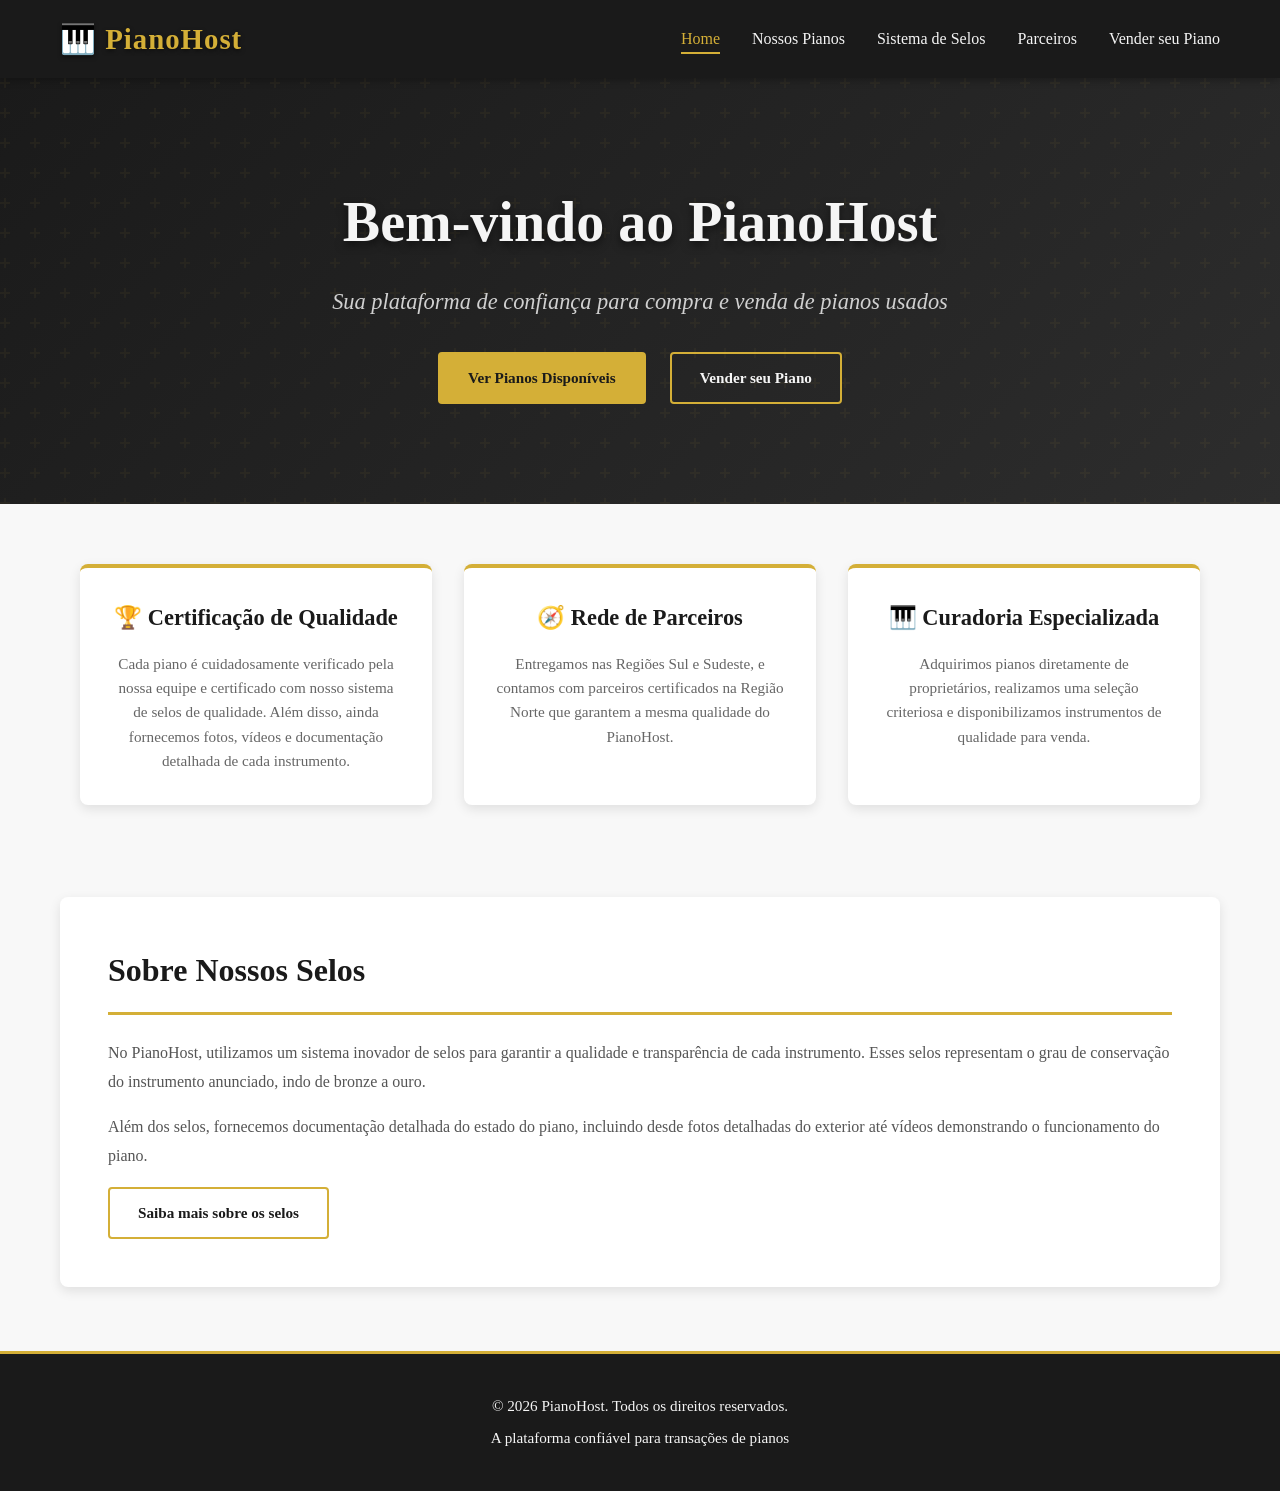
<file: index.html>
<!DOCTYPE html>
<html lang="pt-BR">
<head>
    <meta charset="UTF-8">
    <meta name="viewport" content="width=device-width, initial-scale=1.0">
    <title>PianoHost - Compra e Venda de Pianos</title>
    <link rel="stylesheet" href="styles.css">
</head>
<body>
    <nav class="navbar">
        <div class="container">
            <div class="logo">
                <h1>🎹 PianoHost</h1>
            </div>
            <ul class="nav-links">
                <li><a href="index.html" class="active">Home</a></li>
                <li><a href="pianos.html">Nossos Pianos</a></li>
                <li><a href="selos.html">Sistema de Selos</a></li>
                <li><a href="parceiros.html">Parceiros</a></li>
                <li><a href="vender.html">Vender seu Piano</a></li>
            </ul>
        </div>
    </nav>

    <header class="hero">
        <div class="hero-content">
            <h2>Bem-vindo ao PianoHost</h2>
            <p>Sua plataforma de confiança para compra e venda de pianos usados</p>
            <div class="hero-buttons">
                <a href="pianos.html" class="btn btn-primary">Ver Pianos Disponíveis</a>
                <a href="vender.html" class="btn btn-secondary">Vender seu Piano</a>
            </div>
        </div>
    </header>

    <main class="container">
        <section class="features">

            <div class="feature-card">
                <h3>🏆 Certificação de Qualidade</h3>
                <p>Cada piano é cuidadosamente verificado pela nossa equipe e certificado com nosso sistema de selos de qualidade. Além disso, ainda fornecemos fotos, vídeos e documentação detalhada de cada instrumento.</p>
            </div>
            <div class="feature-card">
                <h3>🧭 Rede de Parceiros</h3>
                <p>Entregamos nas Regiões Sul e Sudeste, e contamos com parceiros certificados na Região Norte que garantem a mesma qualidade do PianoHost.</p>
            </div>
            <div class="feature-card">
                <h3>🎹 Curadoria Especializada</h3>
                <p>Adquirimos pianos diretamente de proprietários, realizamos uma seleção criteriosa e disponibilizamos instrumentos de qualidade para venda.</p>
            </div>
        </section>

        <section class="about">
            <h2>Sobre Nossos Selos</h2>
            <p>
                No PianoHost, utilizamos um sistema inovador de selos para garantir a qualidade e transparência 
                de cada instrumento. Esses selos representam o grau de conservação do instrumento anunciado, indo de bronze a ouro.
            </p>
            <p>
                Além dos selos, fornecemos documentação detalhada do estado do piano, incluindo desde fotos detalhadas do exterior até vídeos demonstrando o funcionamento do piano.
            </p>
            <a href="selos.html" class="btn btn-outline">Saiba mais sobre os selos</a>
        </section>
    </main>

    <footer class="footer">
        <div class="container">
            <p>&copy; 2026 PianoHost. Todos os direitos reservados.</p>
            <p>A plataforma confiável para transações de pianos</p>
        </div>
    </footer>
</body>
</html>
</file>
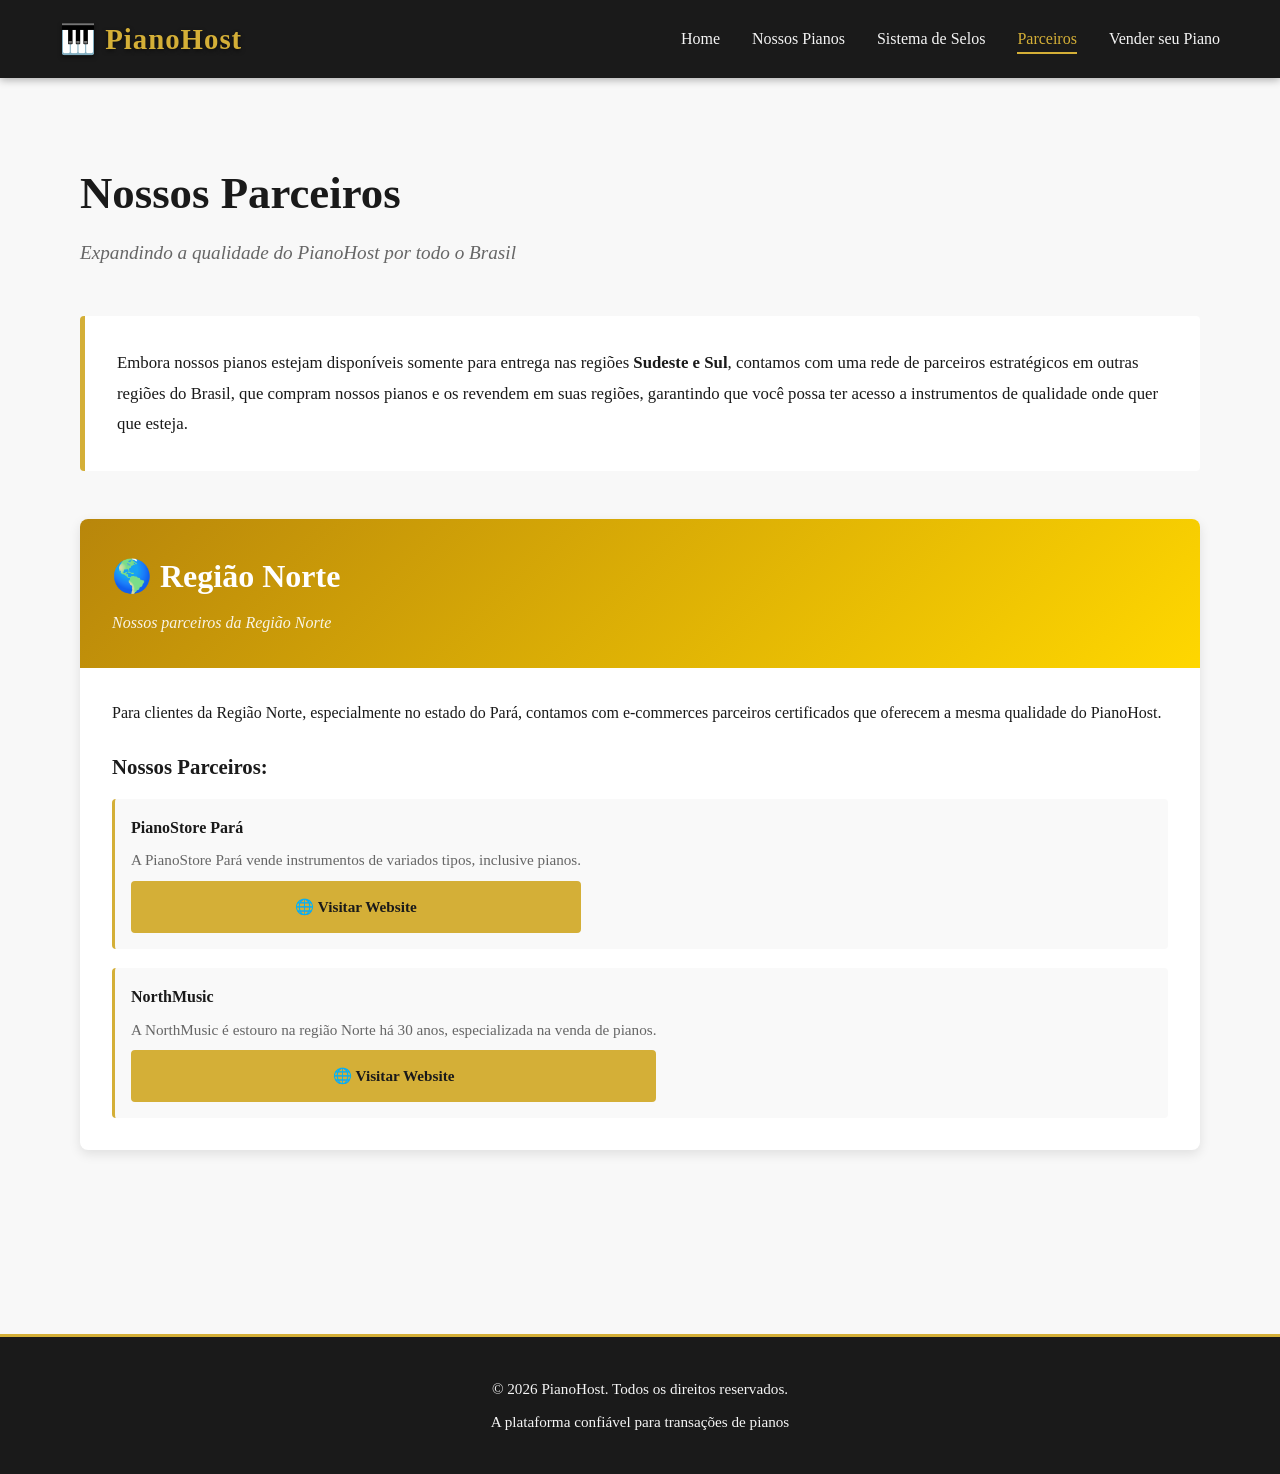
<file: parceiros.html>
<!DOCTYPE html>
<html lang="pt-BR">
<head>
    <meta charset="UTF-8">
    <meta name="viewport" content="width=device-width, initial-scale=1.0">
    <title>Parceiros - PianoHost</title>
    <link rel="stylesheet" href="styles.css">
</head>
<body>
    <nav class="navbar">
        <div class="container">
            <div class="logo">
                <h1>🎹 PianoHost</h1>
            </div>
            <ul class="nav-links">
                <li><a href="index.html">Home</a></li>
                <li><a href="pianos.html">Nossos Pianos</a></li>
                <li><a href="selos.html">Sistema de Selos</a></li>
                <li><a href="parceiros.html" class="active">Parceiros</a></li>
                <li><a href="vender.html">Vender seu Piano</a></li>
            </ul>
        </div>
    </nav>

    <main class="container">
        <section class="selos-section">
            <h1>Nossos Parceiros</h1>
            <p class="section-subtitle">Expandindo a qualidade do PianoHost por todo o Brasil</p>

            <div class="selos-intro">
                <p>
                    Embora nossos pianos estejam disponíveis somente para entrega nas regiões <strong>Sudeste e Sul</strong>, 
                    contamos com uma rede de parceiros estratégicos em outras regiões do Brasil, que compram nossos pianos e os
                    revendem em suas regiões, garantindo que você possa ter acesso a instrumentos de qualidade onde quer que esteja.
                </p>
            </div>

            <!-- Selo Bronze -->
            <div class="selo-detail">
                <div class="selo-header gold">
                    <h2>🌎 Região Norte</h2>
                    <p class="selo-description">Nossos parceiros da Região Norte</p>
                </div>
                <div class="selo-content">
                    <p>
                        Para clientes da Região Norte, especialmente no estado do Pará, contamos com e-commerces 
                        parceiros certificados que oferecem a mesma qualidade do PianoHost.
                    </p>
                    <h3>Nossos Parceiros:</h3>
                    <div class="selo-checklist">
                        <div class="checklist-item">
                            <div>
                                <strong>PianoStore Pará</strong>
                                <p>A PianoStore Pará vende instrumentos de variados tipos, inclusive pianos.</p>
                                <a href="https://www.pianostorepara.com" target="_blank" class="btn btn-primary btn-contact">
                                    🌐 Visitar Website
                                </a>
                            </div>
                        </div>

                        <div class="checklist-item">
                            <div>
                                <strong>NorthMusic</strong>
                                <p>A NorthMusic é estouro na região Norte há 30 anos, especializada na venda de pianos.</p>
                                <a href="https://www.pianostorepara.com" target="_blank" class="btn btn-primary btn-contact">
                                    🌐 Visitar Website
                                </a>
                            </div>
                        </div>
                    </div>
                </div>
            </div>
        </section>
    </main>

    <footer class="footer">
        <div class="container">
            <p>&copy; 2026 PianoHost. Todos os direitos reservados.</p>
            <p>A plataforma confiável para transações de pianos</p>
        </div>
    </footer>
</body>
</html>
</file>
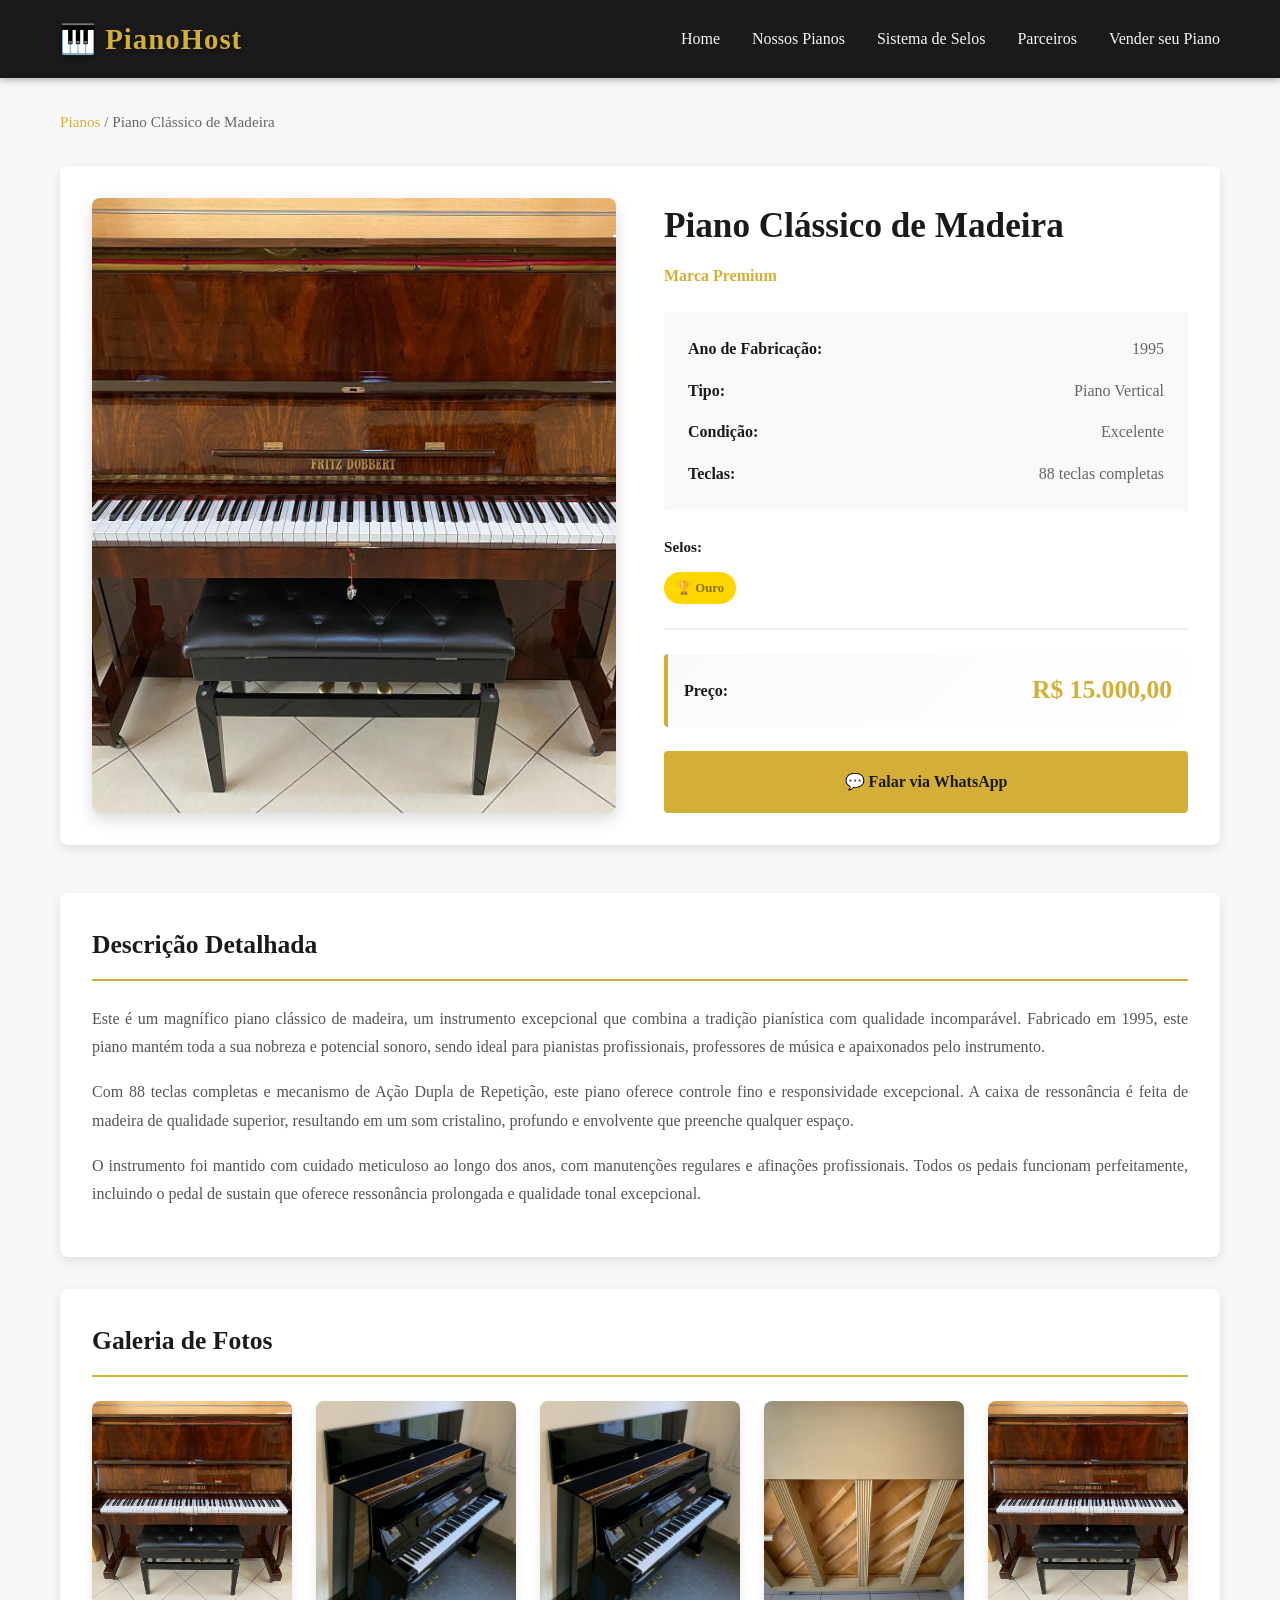
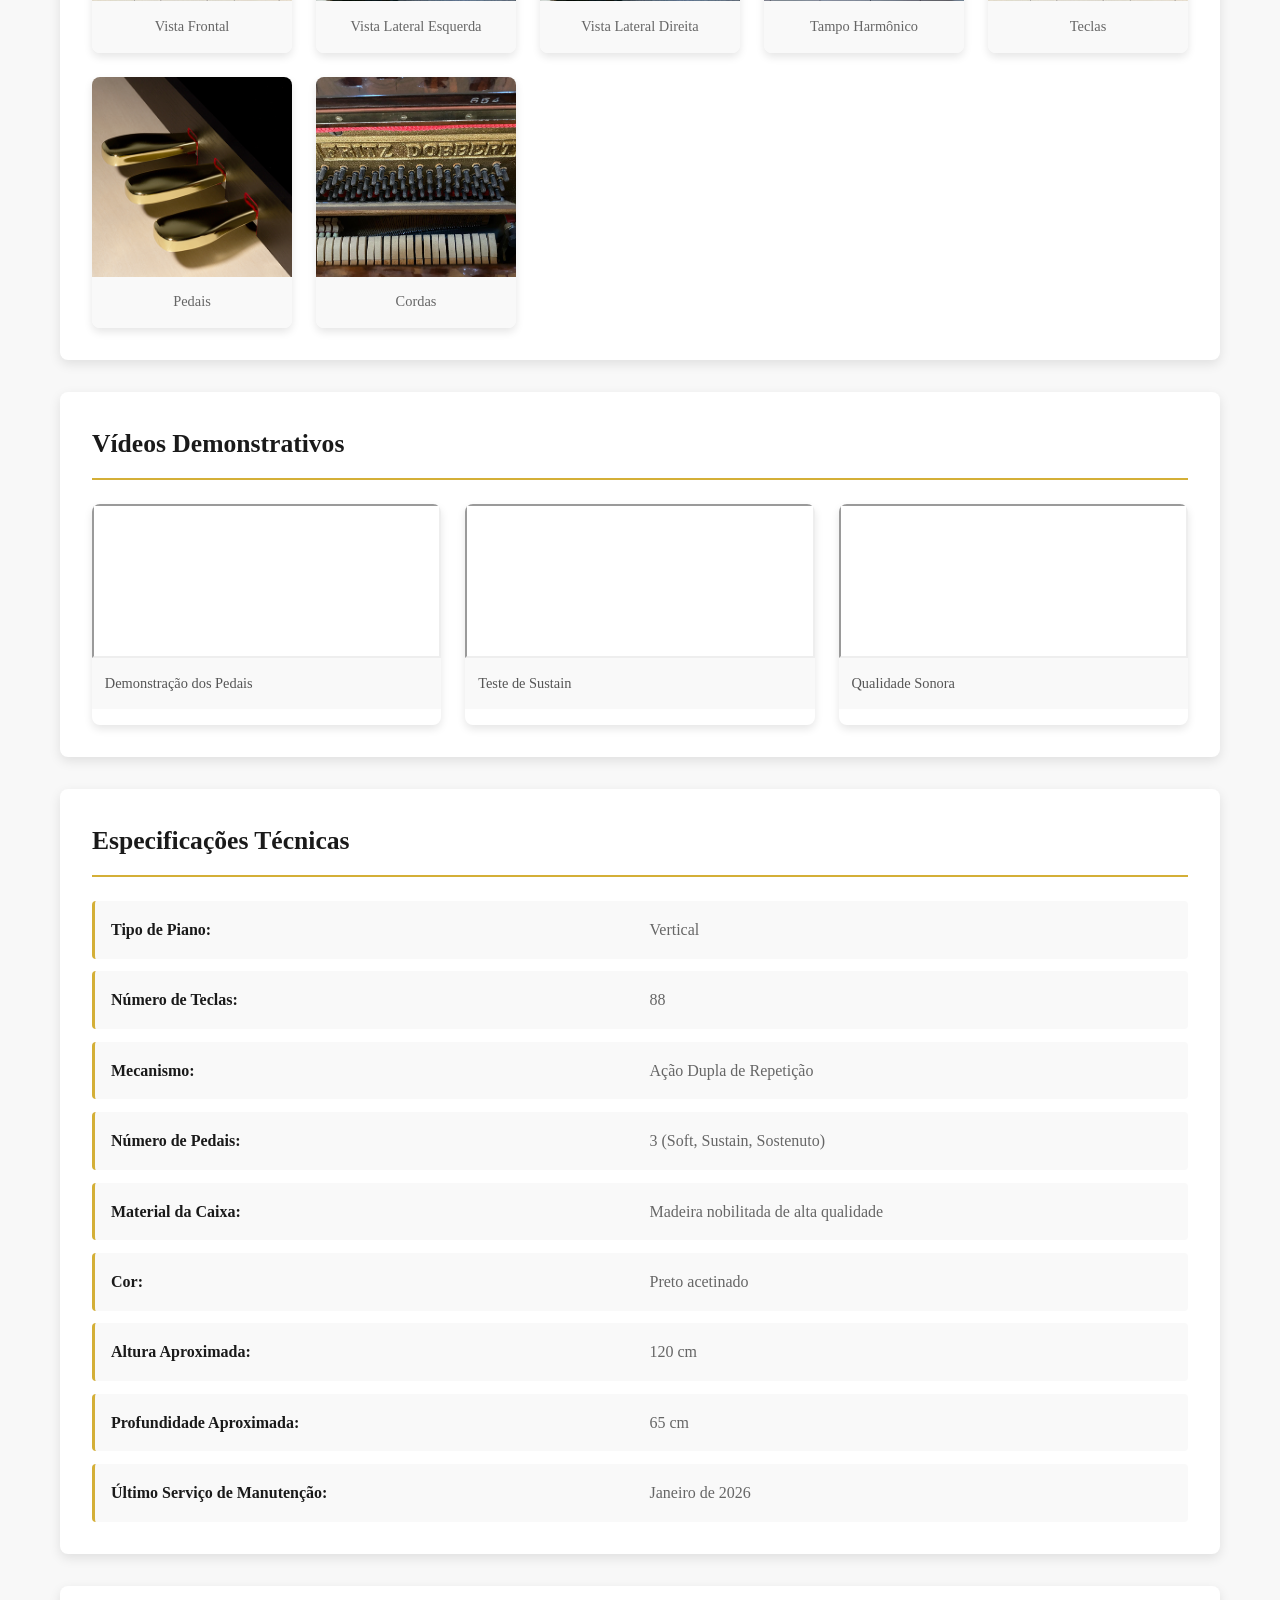
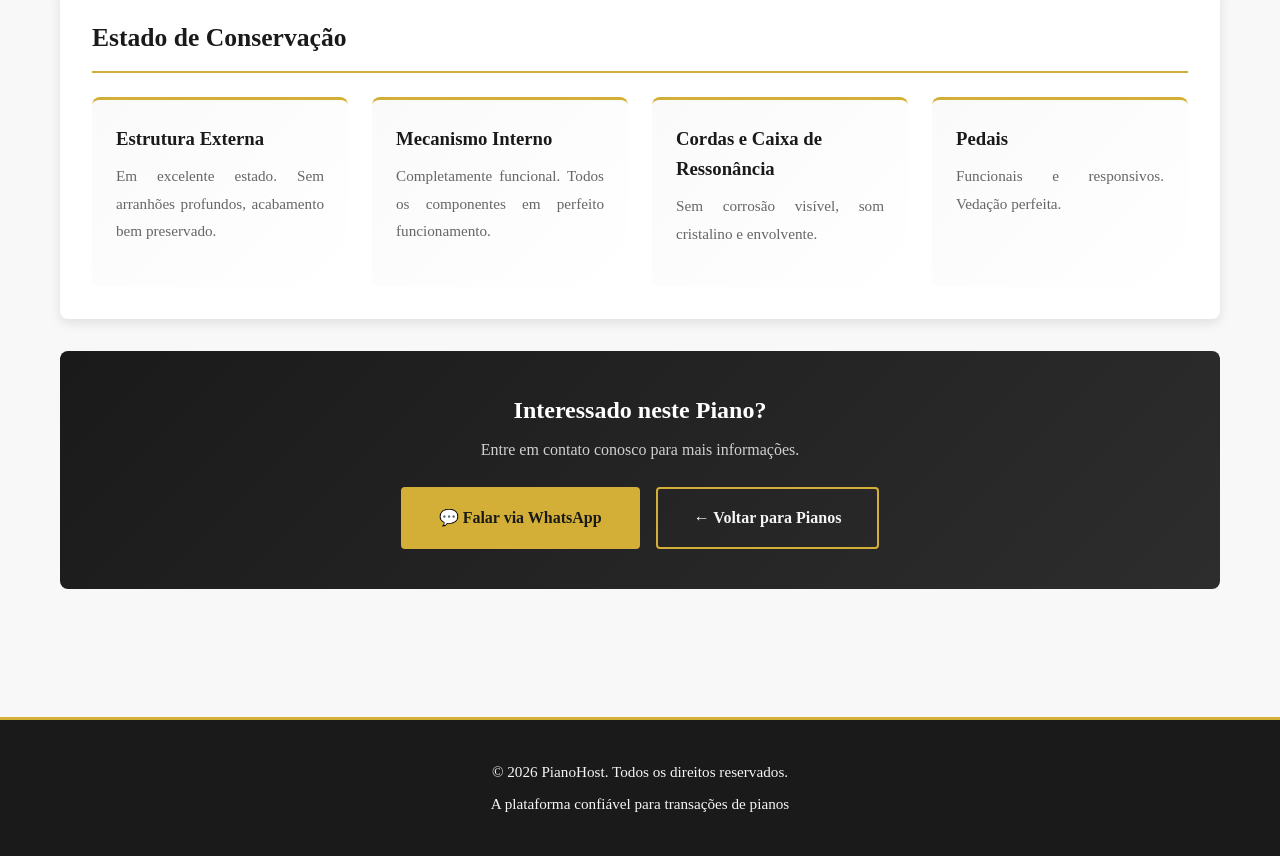
<file: piano-1.html>
<!DOCTYPE html>
<html lang="pt-BR">
<head>
    <meta charset="UTF-8">
    <meta name="viewport" content="width=device-width, initial-scale=1.0">
    <title>Piano Clássico de Madeira - PianoHost</title>
    <link rel="stylesheet" href="styles.css">
</head>
<body>
    <nav class="navbar">
        <div class="container">
            <div class="logo">
                <h1>🎹 PianoHost</h1>
            </div>
            <ul class="nav-links">
                <li><a href="index.html">Home</a></li>
                <li><a href="pianos.html">Nossos Pianos</a></li>
                <li><a href="selos.html">Sistema de Selos</a></li>
                <li><a href="parceiros.html">Parceiros</a></li>
                <li><a href="vender.html">Vender seu Piano</a></li>
            </ul>
        </div>
    </nav>

    <main class="container">
        <div class="piano-detail">
            <!-- Breadcrumb -->
            <div class="breadcrumb">
                <a href="pianos.html">Pianos</a> / Piano Clássico de Madeira
            </div>

            <!-- Header com Info Principal -->
            <div class="piano-detail-header">
                <div class="piano-detail-image-main">
                    <img src="imgs/piano1.jpg" alt="Piano Clássico de Madeira">
                </div>
                <div class="piano-detail-info">
                    <h1>Piano Clássico de Madeira</h1>
                    <p class="piano-brand-detail">Marca Premium</p>
                    
                    <div class="piano-specs">
                        <div class="spec">
                            <span class="spec-label">Ano de Fabricação:</span>
                            <span class="spec-value">1995</span>
                        </div>
                        <div class="spec">
                            <span class="spec-label">Tipo:</span>
                            <span class="spec-value">Piano Vertical</span>
                        </div>
                        <div class="spec">
                            <span class="spec-label">Condição:</span>
                            <span class="spec-value">Excelente</span>
                        </div>
                        <div class="spec">
                            <span class="spec-label">Teclas:</span>
                            <span class="spec-value">88 teclas completas</span>
                        </div>
                    </div>

                    <div class="piano-selos-detail">
                        <h3>Selos:</h3>
                        <div class="selos-container">
                            <span class="selo selo-ouro">🏆 Ouro</span>
                        </div>
                    </div>

                    <div class="piano-price-detail">
                        <span class="price-label">Preço:</span>
                        <span class="price-value">R$ 15.000,00</span>
                    </div>

                    <div class="contact-buttons-detail">
                        <a href="https://wa.me/553384609541?text=Estou%20interessado%20no%20Piano%20Clássico%20de%20Madeira" target="_blank" class="btn btn-primary btn-large">
                            💬 Falar via WhatsApp
                        </a>

                    </div>
                </div>
            </div>

            <!-- Descrição Detalhada -->
            <section class="piano-section">
                <h2>Descrição Detalhada</h2>
                <p>
                    Este é um magnífico piano clássico de madeira, um instrumento excepcional que combina 
                    a tradição pianística com qualidade incomparável. Fabricado em 1995, este piano mantém 
                    toda a sua nobreza e potencial sonoro, sendo ideal para pianistas profissionais, 
                    professores de música e apaixonados pelo instrumento.
                </p>
                <p>
                    Com 88 teclas completas e mecanismo de Ação Dupla de Repetição, este piano oferece 
                    controle fino e responsividade excepcional. A caixa de ressonância é feita de madeira 
                    de qualidade superior, resultando em um som cristalino, profundo e envolvente que 
                    preenche qualquer espaço.
                </p>
                <p>
                    O instrumento foi mantido com cuidado meticuloso ao longo dos anos, com manutenções 
                    regulares e afinações profissionais. Todos os pedais funcionam perfeitamente, incluindo 
                    o pedal de sustain que oferece ressonância prolongada e qualidade tonal excepcional.
                </p>
            </section>

            <!-- Galeria de Fotos -->
            <section class="piano-section">
                <h2>Galeria de Fotos</h2>
                <div class="piano-gallery">
                    <div class="gallery-item">
                        <img src="imgs/piano1.jpg" alt="Vista Frontal">
                        <p>Vista Frontal</p>
                    </div>
                    <div class="gallery-item">
                        <img src="imgs/piano1_lado.jpg" alt="Vista Lateral">
                        <p>Vista Lateral Esquerda</p>
                    </div>
                    <div class="gallery-item">
                        <img src="imgs/piano1_lado.jpg" alt="Vista Lateral">
                        <p>Vista Lateral Direita</p>
                    </div>
                    <div class="gallery-item">
                        <img src="imgs/piano1_tampo.jpg" alt="Tampo Harmônico">
                        <p>Tampo Harmônico</p>
                    </div>
                    <div class="gallery-item">
                        <img src="imgs/piano1.jpg" alt="Teclas">
                        <p>Teclas</p>
                    </div>
                    <div class="gallery-item">
                        <img src="imgs/piano1_pedais.png" alt="Pedais">
                        <p>Pedais</p>
                    </div>
                    <div class="gallery-item">
                        <img src="imgs/piano1_cordas.jpg" alt="Cordas">
                        <p>Cordas</p>
                    </div>
                </div>
            </section>

            <!-- Vídeos -->
            <section class="piano-section">
                <h2>Vídeos Demonstrativos</h2>
                <div class="piano-videos">
                    <div class="video-item">
                        <iframe src="https://www.youtube.com/embed/JThCrg-RB6Q" allowfullscreen>
                        </iframe>

                        <p class="video-title">Demonstração dos Pedais</p>
                    </div>
                    <div class="video-item">
                        <iframe src="https://www.youtube.com/embed/JThCrg-RB6Q" allowfullscreen>
                        </iframe>
                        <p class="video-title">Teste de Sustain</p>
                    </div>
                    <div class="video-item">
                        <iframe src="https://www.youtube.com/embed/JThCrg-RB6Q" allowfullscreen>
                        </iframe>
                        <p class="video-title">Qualidade Sonora</p>
                    </div>
                </div>
            </section>

            <!-- Especificações Técnicas -->
            <section class="piano-section">
                <h2>Especificações Técnicas</h2>
                <div class="specs-table">
                    <div class="spec-row">
                        <span class="spec-label">Tipo de Piano:</span>
                        <span class="spec-value">Vertical</span>
                    </div>
                    <div class="spec-row">
                        <span class="spec-label">Número de Teclas:</span>
                        <span class="spec-value">88</span>
                    </div>
                    <div class="spec-row">
                        <span class="spec-label">Mecanismo:</span>
                        <span class="spec-value">Ação Dupla de Repetição</span>
                    </div>
                    <div class="spec-row">
                        <span class="spec-label">Número de Pedais:</span>
                        <span class="spec-value">3 (Soft, Sustain, Sostenuto)</span>
                    </div>
                    <div class="spec-row">
                        <span class="spec-label">Material da Caixa:</span>
                        <span class="spec-value">Madeira nobilitada de alta qualidade</span>
                    </div>
                    <div class="spec-row">
                        <span class="spec-label">Cor:</span>
                        <span class="spec-value">Preto acetinado</span>
                    </div>
                    <div class="spec-row">
                        <span class="spec-label">Altura Aproximada:</span>
                        <span class="spec-value">120 cm</span>
                    </div>
                    <div class="spec-row">
                        <span class="spec-label">Profundidade Aproximada:</span>
                        <span class="spec-value">65 cm</span>
                    </div>
                    <div class="spec-row">
                        <span class="spec-label">Último Serviço de Manutenção:</span>
                        <span class="spec-value">Janeiro de 2026</span>
                    </div>
                </div>
            </section>

            <!-- Estado de Conservação -->
            <section class="piano-section">
                <h2>Estado de Conservação</h2>
                <div class="conservation-grid">
                    <div class="conservation-item">
                        <h3>Estrutura Externa</h3>
                        <p>Em excelente estado. Sem arranhões profundos, acabamento bem preservado.</p>
                    </div>
                    <div class="conservation-item">
                        <h3>Mecanismo Interno</h3>
                        <p>Completamente funcional. Todos os componentes em perfeito funcionamento.</p>
                    </div>
                    <div class="conservation-item">
                        <h3>Cordas e Caixa de Ressonância</h3>
                        <p>Sem corrosão visível, som cristalino e envolvente.</p>
                    </div>
                    <div class="conservation-item">
                        <h3>Pedais</h3>
                        <p>Funcionais e responsivos. Vedação perfeita.</p>
                    </div>
                </div>
            </section>

            <!-- CTA Final -->
            <section class="piano-cta">
                <h2>Interessado neste Piano?</h2>
                <p>Entre em contato conosco para mais informações.</p>
                <div class="contact-buttons-detail">
                    <a href="https://wa.me/553384609541?text=Estou%20interessado%20no%20Piano%20Clássico%20de%20Madeira" target="_blank" class="btn btn-primary btn-large">
                        💬 Falar via WhatsApp
                    </a>

                    <a href="pianos.html" class="btn btn-secondary btn-large">
                        ← Voltar para Pianos
                    </a>
                </div>
            </section>
        </div>
    </main>

    <footer class="footer">
        <div class="container">
            <p>&copy; 2026 PianoHost. Todos os direitos reservados.</p>
            <p>A plataforma confiável para transações de pianos</p>
        </div>
    </footer>
</body>
</html>
</file>
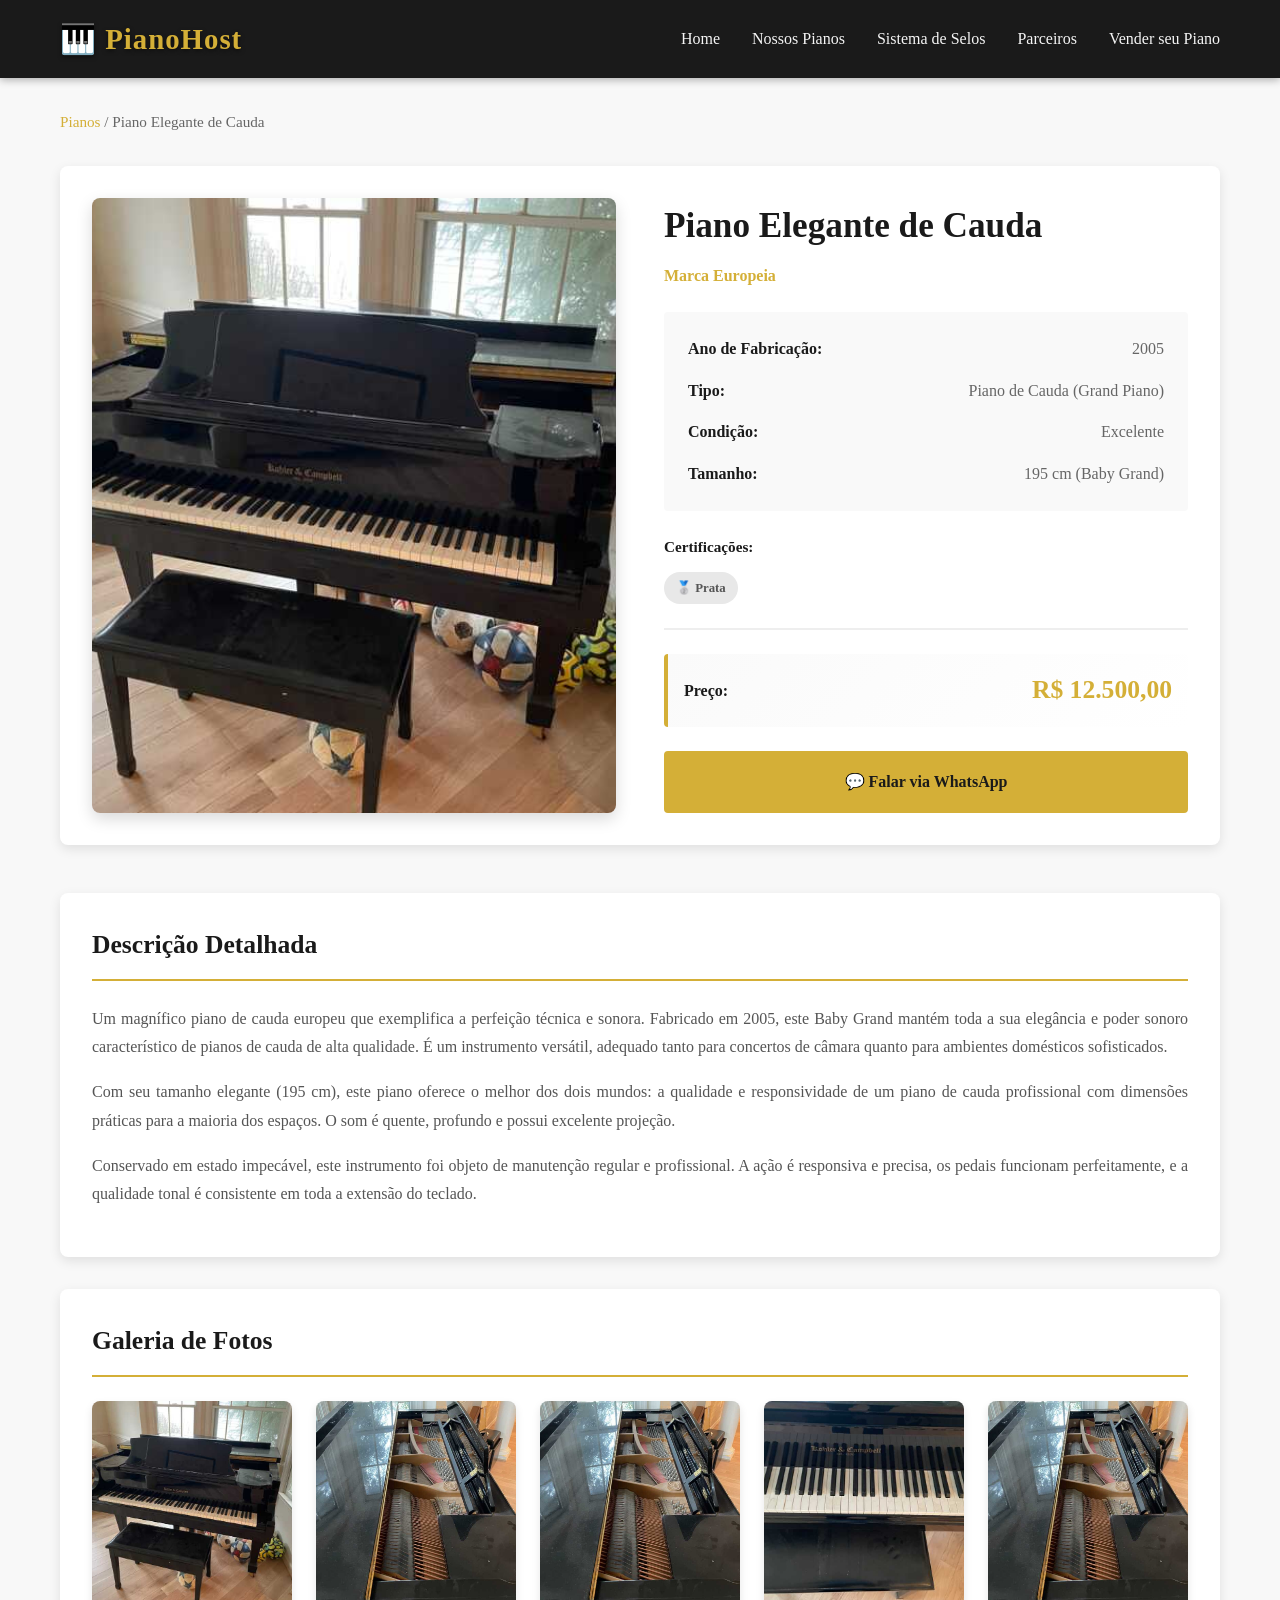
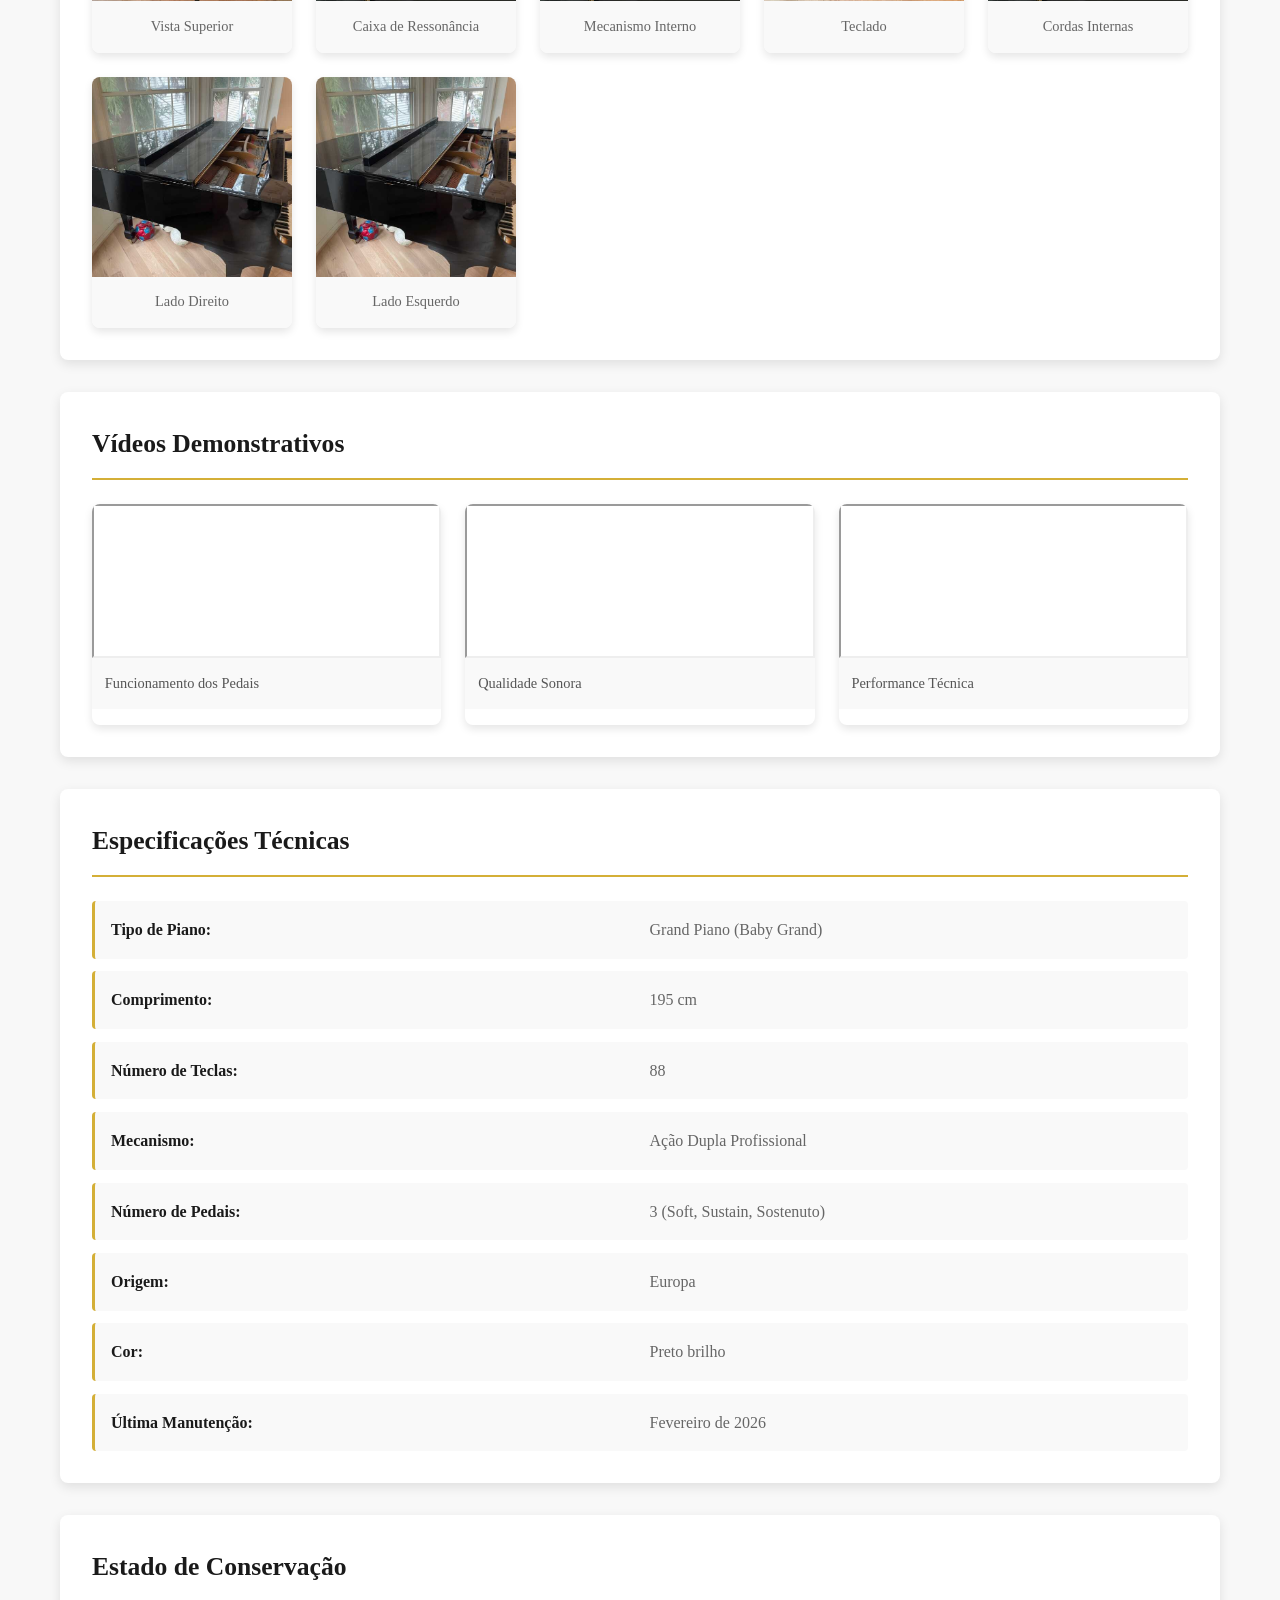
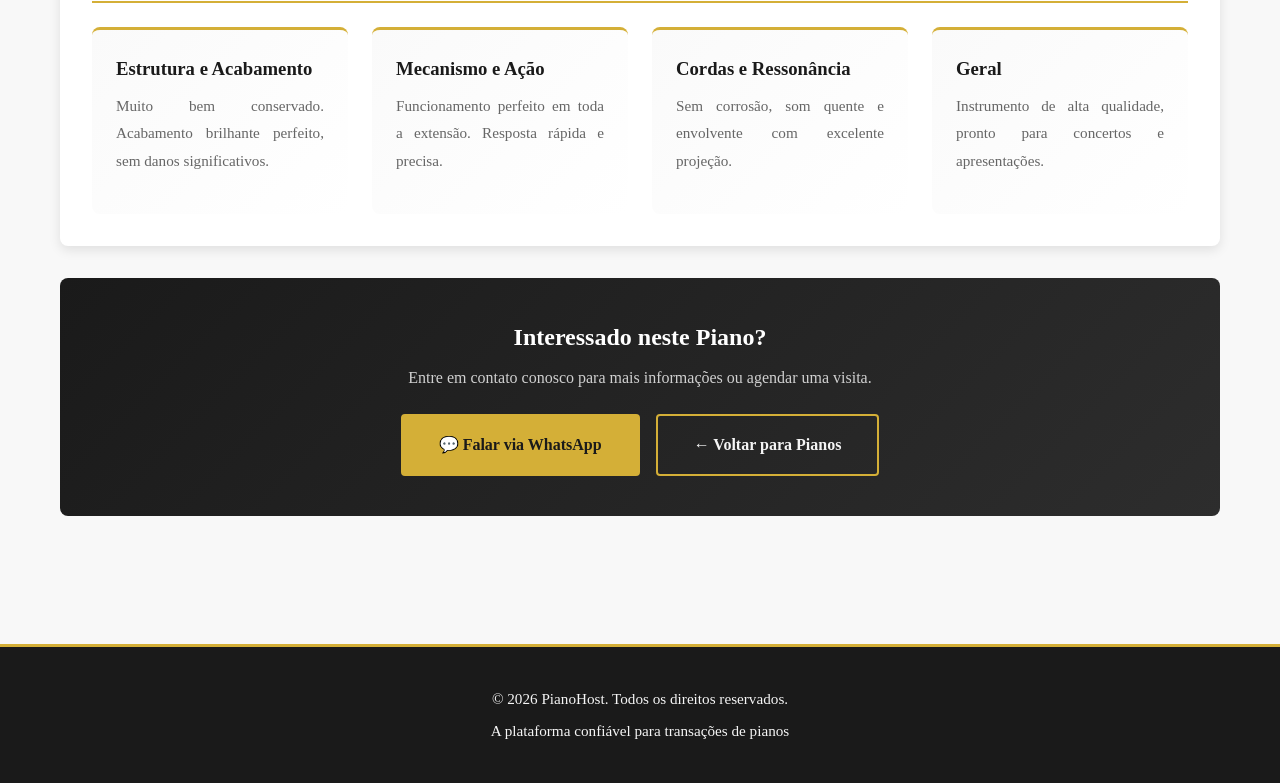
<file: piano-2.html>
<!DOCTYPE html>
<html lang="pt-BR">
<head>
    <meta charset="UTF-8">
    <meta name="viewport" content="width=device-width, initial-scale=1.0">
    <title>Piano Elegante de Cauda - PianoHost</title>
    <link rel="stylesheet" href="styles.css">
</head>
<body>
    <nav class="navbar">
        <div class="container">
            <div class="logo">
                <h1>🎹 PianoHost</h1>
            </div>
            <ul class="nav-links">
                <li><a href="index.html">Home</a></li>
                <li><a href="pianos.html">Nossos Pianos</a></li>
                <li><a href="selos.html">Sistema de Selos</a></li>
                <li><a href="parceiros.html">Parceiros</a></li>
                <li><a href="vender.html">Vender seu Piano</a></li>
            </ul>
        </div>
    </nav>

    <main class="container">
        <div class="piano-detail">
            <div class="breadcrumb">
                <a href="pianos.html">Pianos</a> / Piano Elegante de Cauda
            </div>

            <div class="piano-detail-header">
                <div class="piano-detail-image-main">
                    <img src="imgs/piano2.jpeg" alt="Piano Elegante de Cauda">
                </div>
                <div class="piano-detail-info">
                    <h1>Piano Elegante de Cauda</h1>
                    <p class="piano-brand-detail">Marca Europeia</p>
                    
                    <div class="piano-specs">
                        <div class="spec">
                            <span class="spec-label">Ano de Fabricação:</span>
                            <span class="spec-value">2005</span>
                        </div>
                        <div class="spec">
                            <span class="spec-label">Tipo:</span>
                            <span class="spec-value">Piano de Cauda (Grand Piano)</span>
                        </div>
                        <div class="spec">
                            <span class="spec-label">Condição:</span>
                            <span class="spec-value">Excelente</span>
                        </div>
                        <div class="spec">
                            <span class="spec-label">Tamanho:</span>
                            <span class="spec-value">195 cm (Baby Grand)</span>
                        </div>
                    </div>

                    <div class="piano-selos-detail">
                        <h3>Certificações:</h3>
                        <div class="selos-container">
                            <span class="selo selo-prata">🥈 Prata</span>
                        </div>
                    </div>

                    <div class="piano-price-detail">
                        <span class="price-label">Preço:</span>
                        <span class="price-value">R$ 12.500,00</span>
                    </div>

                    <div class="contact-buttons-detail">
                        <a href="https://wa.me/553384609541?text=Estou%20interessado%20no%20Piano%20Elegante%20de%20Cauda" target="_blank" class="btn btn-primary btn-large">
                            💬 Falar via WhatsApp
                        </a>

                    </div>
                </div>
            </div>

            <section class="piano-section">
                <h2>Descrição Detalhada</h2>
                <p>
                    Um magnífico piano de cauda europeu que exemplifica a perfeição técnica e sonora. 
                    Fabricado em 2005, este Baby Grand mantém toda a sua elegância e poder sonoro característico 
                    de pianos de cauda de alta qualidade. É um instrumento versátil, adequado tanto para 
                    concertos de câmara quanto para ambientes domésticos sofisticados.
                </p>
                <p>
                    Com seu tamanho elegante (195 cm), este piano oferece o melhor dos dois mundos: 
                    a qualidade e responsividade de um piano de cauda profissional com dimensões práticas 
                    para a maioria dos espaços. O som é quente, profundo e possui excelente projeção.
                </p>
                <p>
                    Conservado em estado impecável, este instrumento foi objeto de manutenção regular e 
                    profissional. A ação é responsiva e precisa, os pedais funcionam perfeitamente, e a 
                    qualidade tonal é consistente em toda a extensão do teclado.
                </p>
            </section>

            <section class="piano-section">
                <h2>Galeria de Fotos</h2>
                <div class="piano-gallery">
                    <div class="gallery-item">
                        <img src="imgs/piano2.jpeg" alt="Vista Superior">
                        <p>Vista Superior</p>
                    </div>
                    <div class="gallery-item">
                        <img src="imgs/piano2_interno.jpeg" alt="Caixa de Ressonância">
                        <p>Caixa de Ressonância</p>
                    </div>
                    <div class="gallery-item">
                        <img src="imgs/piano2_interno.jpeg" alt="Mecanismo">
                        <p>Mecanismo Interno</p>
                    </div>
                    <div class="gallery-item">
                        <img src="imgs/piano2_teclado.jpeg" alt="Teclado">
                        <p>Teclado</p>
                    </div>
                    <div class="gallery-item">
                        <img src="imgs/piano2_cordas.jpeg" alt="Cordas Internas">
                        <p>Cordas Internas</p>
                    </div>
                    <div class="gallery-item">
                        <img src="imgs/piano2_lado.jpeg" alt="Detalhe Traseiro">
                        <p>Lado Direito</p>
                    </div>
                    <div class="gallery-item">
                        <img src="imgs/piano2_lado.jpeg" alt="Detalhe Traseiro">
                        <p>Lado Esquerdo</p>
                    </div>
                </div>
            </section>

            <section class="piano-section">
                <h2>Vídeos Demonstrativos</h2>
                <div class="piano-videos">
                    <div class="video-item">
                        <iframe src="https://www.youtube.com/embed/DF5KHEh6TjU" allowfullscreen>
                        </iframe>
                        <p class="video-title">Funcionamento dos Pedais</p>
                    </div>
                    <div class="video-item">
                        <iframe src="https://www.youtube.com/embed/DF5KHEh6TjU" allowfullscreen>
                        </iframe>
                        <p class="video-title">Qualidade Sonora</p>
                    </div>
                    <div class="video-item">
                        <iframe src="https://www.youtube.com/embed/DF5KHEh6TjU" allowfullscreen>
                        </iframe>
                        <p class="video-title">Performance Técnica</p>
                    </div>
                </div>
            </section>

            <section class="piano-section">
                <h2>Especificações Técnicas</h2>
                <div class="specs-table">
                    <div class="spec-row">
                        <span class="spec-label">Tipo de Piano:</span>
                        <span class="spec-value">Grand Piano (Baby Grand)</span>
                    </div>
                    <div class="spec-row">
                        <span class="spec-label">Comprimento:</span>
                        <span class="spec-value">195 cm</span>
                    </div>
                    <div class="spec-row">
                        <span class="spec-label">Número de Teclas:</span>
                        <span class="spec-value">88</span>
                    </div>
                    <div class="spec-row">
                        <span class="spec-label">Mecanismo:</span>
                        <span class="spec-value">Ação Dupla Profissional</span>
                    </div>
                    <div class="spec-row">
                        <span class="spec-label">Número de Pedais:</span>
                        <span class="spec-value">3 (Soft, Sustain, Sostenuto)</span>
                    </div>
                    <div class="spec-row">
                        <span class="spec-label">Origem:</span>
                        <span class="spec-value">Europa</span>
                    </div>
                    <div class="spec-row">
                        <span class="spec-label">Cor:</span>
                        <span class="spec-value">Preto brilho</span>
                    </div>
                    <div class="spec-row">
                        <span class="spec-label">Última Manutenção:</span>
                        <span class="spec-value">Fevereiro de 2026</span>
                    </div>
                </div>
            </section>

            <section class="piano-section">
                <h2>Estado de Conservação</h2>
                <div class="conservation-grid">
                    <div class="conservation-item">
                        <h3>Estrutura e Acabamento</h3>
                        <p>Muito bem conservado. Acabamento brilhante perfeito, sem danos significativos.</p>
                    </div>
                    <div class="conservation-item">
                        <h3>Mecanismo e Ação</h3>
                        <p>Funcionamento perfeito em toda a extensão. Resposta rápida e precisa.</p>
                    </div>
                    <div class="conservation-item">
                        <h3>Cordas e Ressonância</h3>
                        <p>Sem corrosão, som quente e envolvente com excelente projeção.</p>
                    </div>
                    <div class="conservation-item">
                        <h3>Geral</h3>
                        <p>Instrumento de alta qualidade, pronto para concertos e apresentações.</p>
                    </div>
                </div>
            </section>

            <section class="piano-cta">
                <h2>Interessado neste Piano?</h2>
                <p>Entre em contato conosco para mais informações ou agendar uma visita.</p>
                <div class="contact-buttons-detail">
                    <a href="https://wa.me/553384609541?text=Estou%20interessado%20no%20Piano%20Elegante%20de%20Cauda" target="_blank" class="btn btn-primary btn-large">
                        💬 Falar via WhatsApp
                    </a>

                    <a href="pianos.html" class="btn btn-secondary btn-large">
                        ← Voltar para Pianos
                    </a>
                </div>
            </section>
        </div>
    </main>

    <footer class="footer">
        <div class="container">
            <p>&copy; 2026 PianoHost. Todos os direitos reservados.</p>
            <p>A plataforma confiável para transações de pianos</p>
        </div>
    </footer>
</body>
</html>
</file>
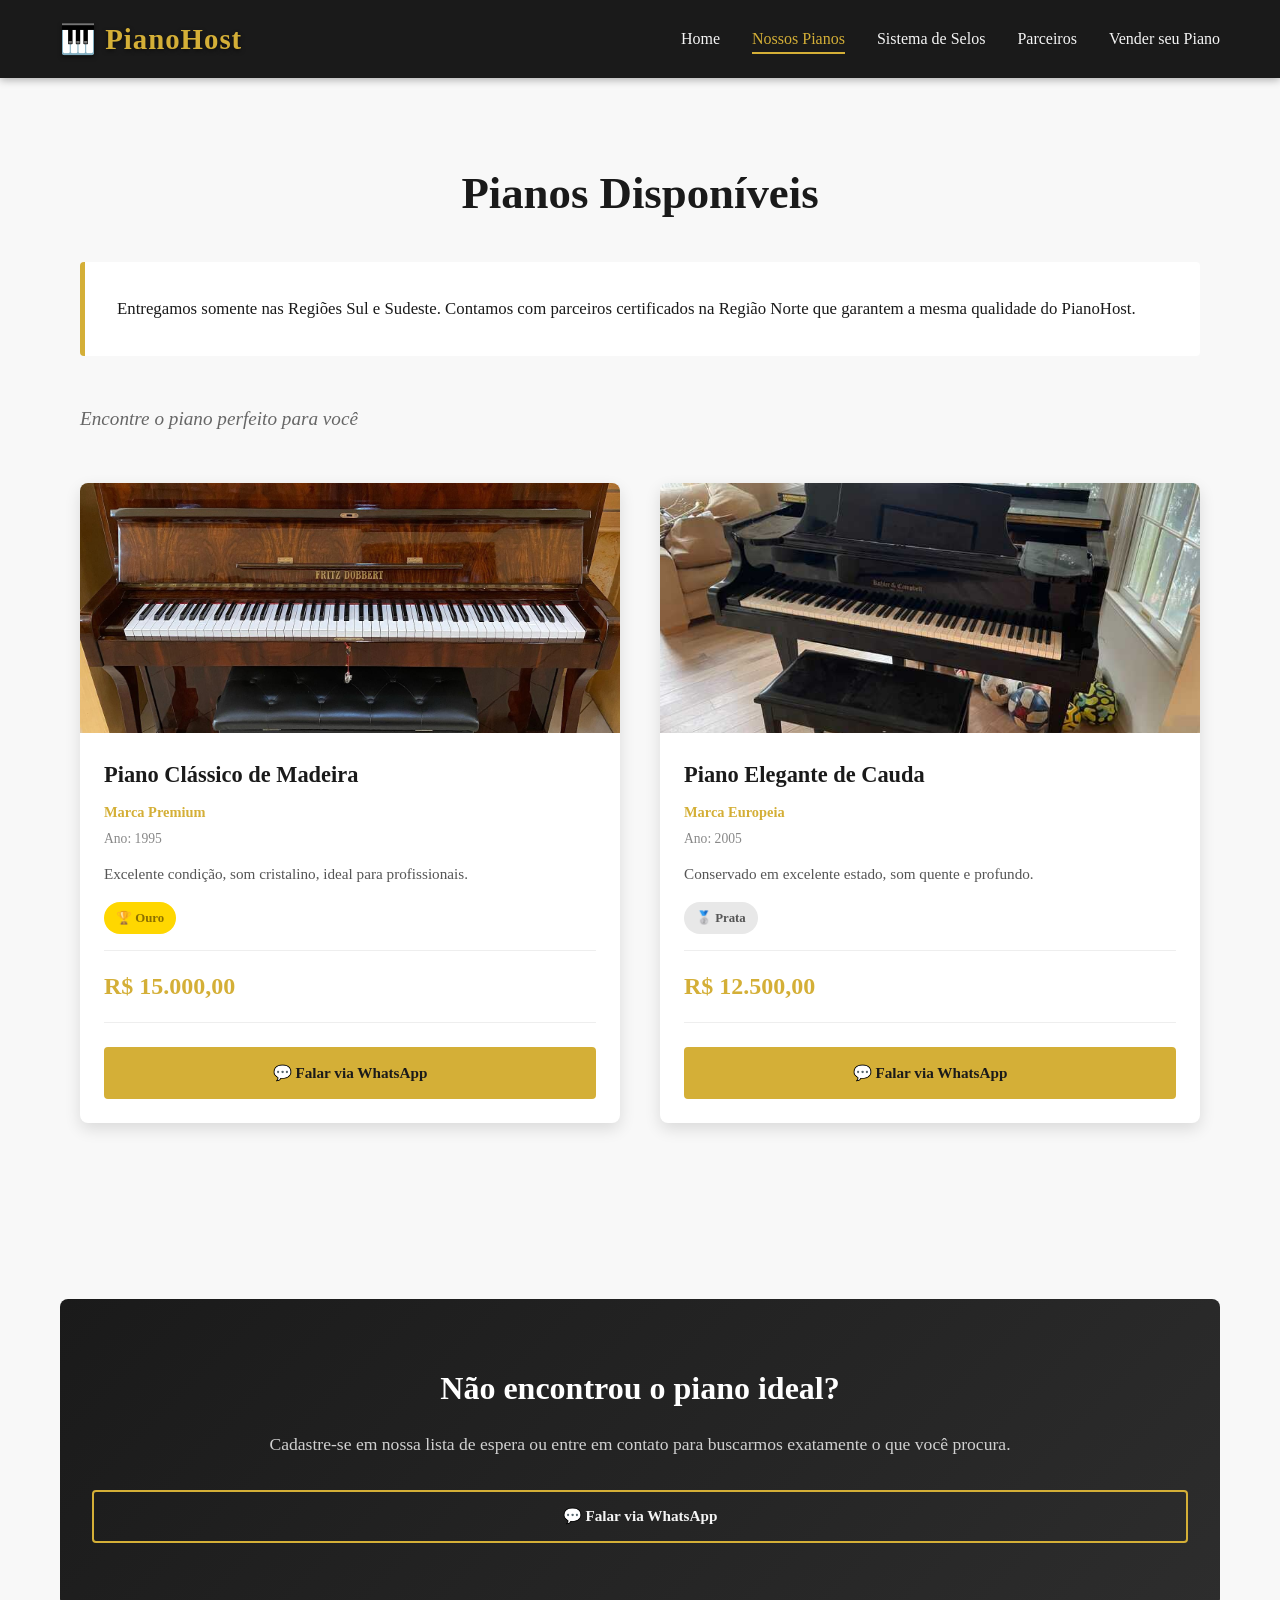
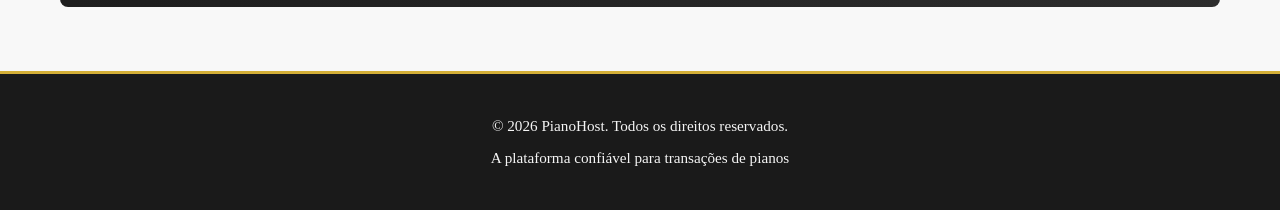
<file: pianos.html>
<!DOCTYPE html>
<html lang="pt-BR">
<head>
    <meta charset="UTF-8">
    <meta name="viewport" content="width=device-width, initial-scale=1.0">
    <title>Pianos Disponíveis - PianoHost</title>
    <link rel="stylesheet" href="styles.css">
</head>
<body>
    <nav class="navbar">
        <div class="container">
            <div class="logo">
                <h1>🎹 PianoHost</h1>
            </div>
            <ul class="nav-links">
                <li><a href="index.html">Home</a></li>
                <li><a href="pianos.html" class="active">Nossos Pianos</a></li>
                <li><a href="selos.html">Sistema de Selos</a></li>
                <li><a href="parceiros.html">Parceiros</a></li>
                <li><a href="vender.html">Vender seu Piano</a></li>
            </ul>
        </div>
    </nav>

    <main class="container">
        <section class="pianos-section">
            <h1>Pianos Disponíveis</h1>
            <div class="selos-intro">
                <p>
                    Entregamos somente nas Regiões Sul e Sudeste. Contamos com parceiros certificados na Região Norte que garantem a mesma qualidade do PianoHost.
                </p>
            </div>
            <p class="section-subtitle">Encontre o piano perfeito para você</p>

            <div class="pianos-grid">
                <!-- Piano 1: Marca A - Ouro -->
                <div class="piano-card">
                    <a href="piano-1.html" class="piano-card-link">
                        <div class="piano-image">
                            <img src="imgs/piano1.jpg" alt="Piano Clássico de Madeira">
                        </div>
                    </a>
                    <div class="piano-info">
                        <h3><a href="piano-1.html" class="piano-title-link">Piano Clássico de Madeira</a></h3>
                        <p class="piano-brand">Marca Premium</p>
                        <p class="piano-year">Ano: 1995</p>
                        <p class="piano-description">Excelente condição, som cristalino, ideal para profissionais.</p>
                        <div class="piano-selos">
                            <span class="selo selo-ouro" title="Seal Ouro">🏆 Ouro</span>
                        </div>
                        <div class="piano-price">
                            <p class="price">R$ 15.000,00</p>
                        </div>
                        <a href="https://wa.me/553384609541?text=Estou%20interessado%20no%20piano%20cl%C3%A1ssico%20de%20madeira" target="_blank" class="btn btn-primary btn-contact">
                            💬 Falar via WhatsApp
                        </a>
                    </div>
                </div>

                <!-- Piano 2: Marca B - Prata -->
                <div class="piano-card">
                    <a href="piano-2.html" class="piano-card-link">
                        <div class="piano-image">
                            <img src="imgs/piano2.jpeg" alt="Piano Elegante">
                        </div>
                    </a>
                    <div class="piano-info">
                        <h3><a href="piano-2.html" class="piano-title-link">Piano Elegante de Cauda</a></h3>
                        <p class="piano-brand">Marca Europeia</p>
                        <p class="piano-year">Ano: 2005</p>
                        <p class="piano-description">Conservado em excelente estado, som quente e profundo.</p>
                        <div class="piano-selos">
                            <span class="selo selo-prata">🥈 Prata</span>
                        </div>
                        <div class="piano-price">
                            <p class="price">R$ 12.500,00</p>
                        </div>
                        <a href="https://wa.me/553384609541?text=Estou%20interessado%20no%20piano%20elegante%20de%20cauda" target="_blank" class="btn btn-primary btn-contact">
                            💬 Falar via WhatsApp
                        </a>
                    </div>
                </div>
            </div>
        </section>

        <section class="cta-section">
            <h2>Não encontrou o piano ideal?</h2>
            <p>Cadastre-se em nossa lista de espera ou entre em contato para buscarmos exatamente o que você procura.</p>
            <a href="https://wa.me/553384609541?text=Estou%20interessado%20em%20encontrar%20um%20piano" target="_blank" class="btn btn-secondary btn-contact">
                💬 Falar via WhatsApp
            </a>
        </section>
    </main>

    <footer class="footer">
        <div class="container">
            <p>&copy; 2026 PianoHost. Todos os direitos reservados.</p>
            <p>A plataforma confiável para transações de pianos</p>
        </div>
    </footer>
</body>
</html>
</file>
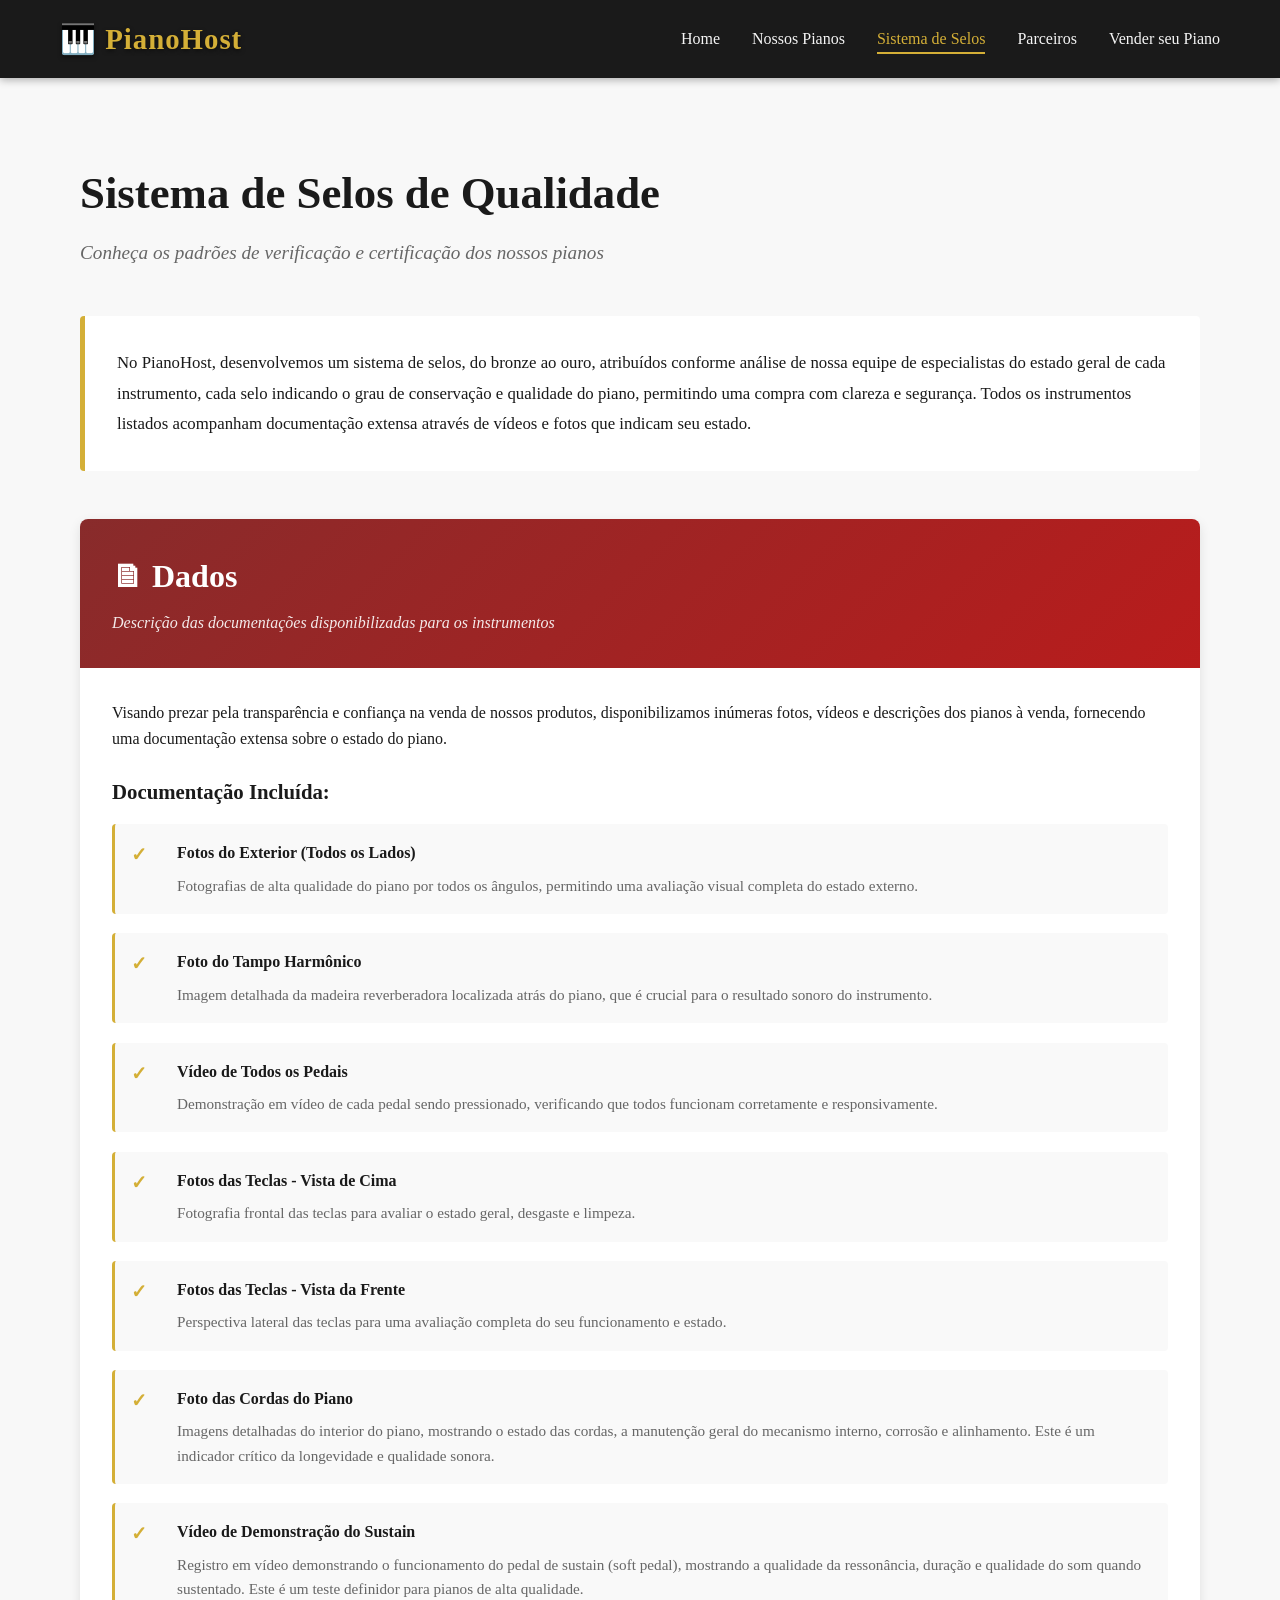
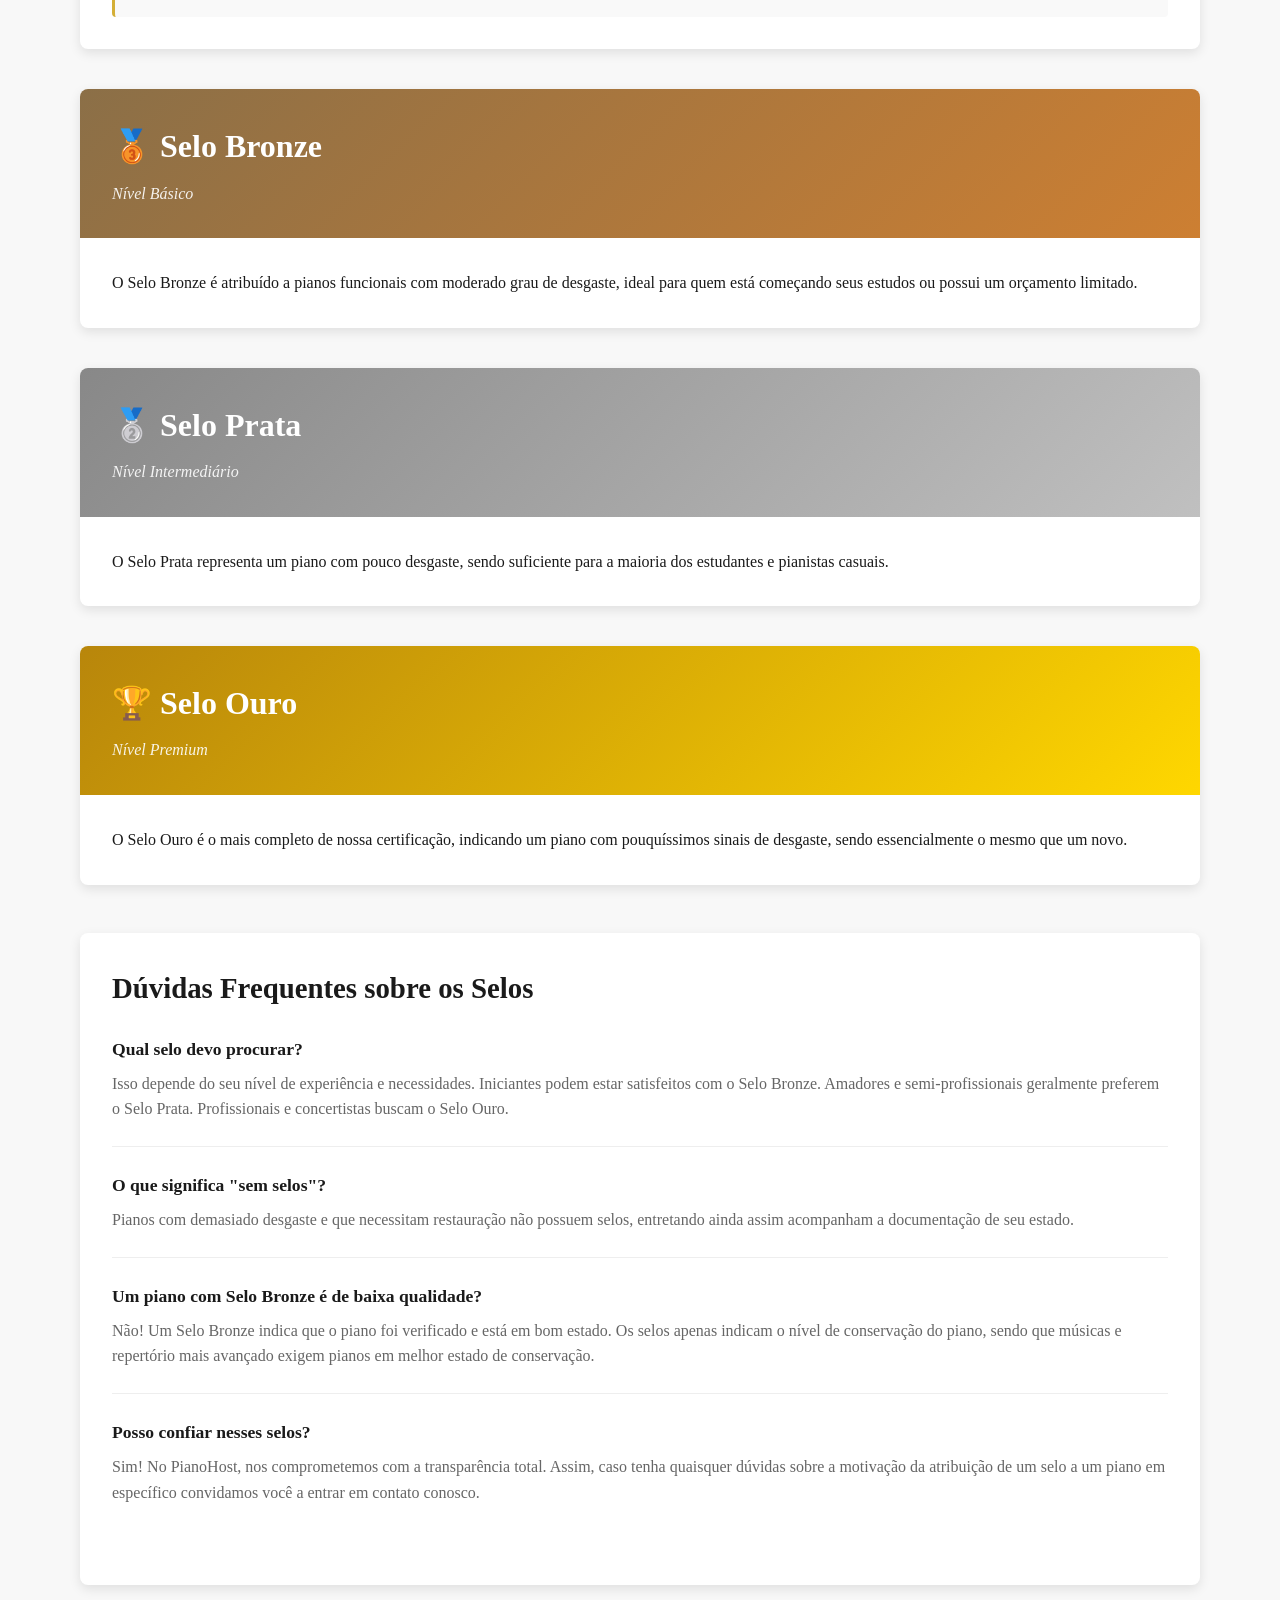
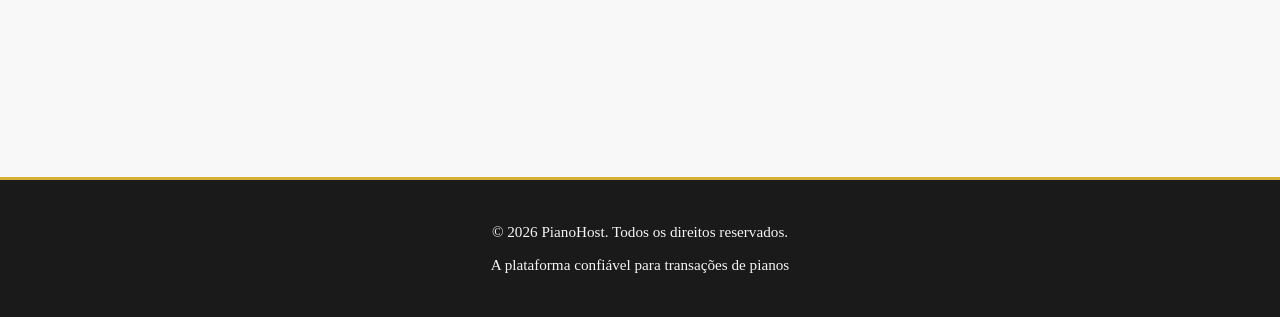
<file: selos.html>
<!DOCTYPE html>
<html lang="pt-BR">
<head>
    <meta charset="UTF-8">
    <meta name="viewport" content="width=device-width, initial-scale=1.0">
    <title>Sistema de Selos - PianoHost</title>
    <link rel="stylesheet" href="styles.css">
</head>
<body>
    <nav class="navbar">
        <div class="container">
            <div class="logo">
                <h1>🎹 PianoHost</h1>
            </div>
            <ul class="nav-links">
                <li><a href="index.html">Home</a></li>
                <li><a href="pianos.html">Nossos Pianos</a></li>
                <li><a href="selos.html" class="active">Sistema de Selos</a></li>
                <li><a href="parceiros.html">Parceiros</a></li>
                <li><a href="vender.html">Vender seu Piano</a></li>
            </ul>
        </div>
    </nav>

    <main class="container">
        <section class="selos-section">
            <h1>Sistema de Selos de Qualidade</h1>
            <p class="section-subtitle">Conheça os padrões de verificação e certificação dos nossos pianos</p>

            <div class="selos-intro">
                <p>
                    No PianoHost, desenvolvemos um sistema de selos, do bronze ao ouro, atribuídos conforme análise de nossa equipe de especialistas do estado geral de cada instrumento,
                    cada selo indicando o grau de conservação e qualidade do piano, permitindo uma compra com clareza e segurança.
                    Todos os instrumentos listados acompanham documentação extensa através de vídeos e fotos que indicam seu estado.
                </p>
            </div>

            <!-- Selo Bronze -->
            <div class="selo-detail">
                <div class="selo-header red">
                    <h2>🗎 Dados</h2>
                    <p class="selo-description">Descrição das documentações disponibilizadas para os instrumentos</p>
                </div>
                <div class="selo-content">
                    <p>
                        Visando prezar pela transparência e confiança na venda de nossos produtos, disponibilizamos inúmeras fotos, vídeos e
                        descrições dos pianos à venda, fornecendo uma documentação extensa sobre o estado do piano.
                    </p>
                    <h3>Documentação Incluída:</h3>
                    <div class="selo-checklist">
                        <div class="checklist-item">
                            <span class="check">✓</span>
                            <div>
                                <strong>Fotos do Exterior (Todos os Lados)</strong>
                                <p>Fotografias de alta qualidade do piano por todos os ângulos, permitindo uma avaliação visual completa do estado externo.</p>
                            </div>
                        </div>
                        <div class="checklist-item">
                            <span class="check">✓</span>
                            <div>
                                <strong>Foto do Tampo Harmônico</strong>
                                <p>Imagem detalhada da madeira reverberadora localizada atrás do piano, que é crucial para o resultado sonoro do instrumento.</p>
                            </div>
                        </div>
                        <div class="checklist-item">
                            <span class="check">✓</span>
                            <div>
                                <strong>Vídeo de Todos os Pedais</strong>
                                <p>Demonstração em vídeo de cada pedal sendo pressionado, verificando que todos funcionam corretamente e responsivamente.</p>
                            </div>
                        </div>
                        <div class="checklist-item">
                            <span class="check">✓</span>
                            <div>
                                <strong>Fotos das Teclas - Vista de Cima</strong>
                                <p>Fotografia frontal das teclas para avaliar o estado geral, desgaste e limpeza.</p>
                            </div>
                        </div>
                        <div class="checklist-item">
                            <span class="check">✓</span>
                            <div>
                                <strong>Fotos das Teclas - Vista da Frente</strong>
                                <p>Perspectiva lateral das teclas para uma avaliação completa do seu funcionamento e estado.</p>
                            </div>
                        </div>
                        <div class="checklist-item">
                            <span class="check">✓</span>
                            <div>
                                <strong>Foto das Cordas do Piano</strong>
                                <p>Imagens detalhadas do interior do piano, mostrando o estado das cordas, a manutenção geral do mecanismo interno, corrosão e alinhamento. Este é um indicador crítico da longevidade e qualidade sonora.</p>
                            </div>
                        </div>
                        <div class="checklist-item">
                            <span class="check">✓</span>
                            <div>
                                <strong>Vídeo de Demonstração do Sustain</strong>
                                <p>Registro em vídeo demonstrando o funcionamento do pedal de sustain (soft pedal), mostrando a qualidade da ressonância, duração e qualidade do som quando sustentado. Este é um teste definidor para pianos de alta qualidade.</p>
                            </div>
                        </div>
                    </div>
                </div>
            </div>

            <!-- Selo Bronze -->
            <div class="selo-detail">
                <div class="selo-header bronze">
                    <h2>🥉 Selo Bronze</h2>
                    <p class="selo-description">Nível Básico</p>
                </div>
                <div class="selo-content">
                    <p>
                        O Selo Bronze é atribuído a pianos funcionais com moderado grau de desgaste,
                        ideal para quem está começando seus estudos ou possui um orçamento limitado.
                    </p>
                </div>
            </div>

            <!-- Selo Prata -->
            <div class="selo-detail">
                <div class="selo-header silver">
                    <h2>🥈 Selo Prata</h2>
                    <p class="selo-description">Nível Intermediário</p>
                </div>
                <div class="selo-content">
                    <p>
                        O Selo Prata representa um piano com pouco desgaste, sendo suficiente para a maioria dos estudantes e pianistas casuais.
                    </p>
                </div>
            </div>

            <!-- Selo Ouro -->
            <div class="selo-detail">
                <div class="selo-header gold">
                    <h2>🏆 Selo Ouro</h2>
                    <p class="selo-description">Nível Premium</p>
                </div>
                <div class="selo-content">
                    <p>
                        O Selo Ouro é o mais completo de nossa certificação, indicando um piano com pouquíssimos sinais de desgaste,
                        sendo essencialmente o mesmo que um novo.
                    </p>
                </div>
            </div>

            <!-- Faq -->
            <div class="selos-faq">
                <h2>Dúvidas Frequentes sobre os Selos</h2>
                <div class="faq-item">
                    <h3>Qual selo devo procurar?</h3>
                    <p>
                        Isso depende do seu nível de experiência e necessidades. Iniciantes podem estar satisfeitos com o Selo Bronze. 
                        Amadores e semi-profissionais geralmente preferem o Selo Prata. Profissionais e concertistas buscam o Selo Ouro.
                    </p>
                </div>
                <div class="faq-item">
                    <h3>O que significa "sem selos"?</h3>
                    <p>
                        Pianos com demasiado desgaste e que necessitam restauração não possuem selos, entretando ainda assim acompanham a documentação de seu estado.
                    </p>
                </div>
                <div class="faq-item">
                    <h3>Um piano com Selo Bronze é de baixa qualidade?</h3>
                    <p>
                        Não! Um Selo Bronze indica que o piano foi verificado e está em bom estado. 
                        Os selos apenas indicam o nível de conservação do piano, sendo que músicas e repertório mais avançado exigem pianos em melhor estado de conservação.
                    </p>
                </div>
                <div class="faq-item">
                    <h3>Posso confiar nesses selos?</h3>
                    <p>
                        Sim! No PianoHost, nos comprometemos com a transparência total. Assim, caso tenha quaisquer dúvidas sobre a motivação da atribuição de um selo a um piano em específico convidamos você a entrar em contato conosco.
                    </p>
                </div>
            </div>
        </section>
    </main>

    <footer class="footer">
        <div class="container">
            <p>&copy; 2026 PianoHost. Todos os direitos reservados.</p>
            <p>A plataforma confiável para transações de pianos</p>
        </div>
    </footer>
</body>
</html>
</file>
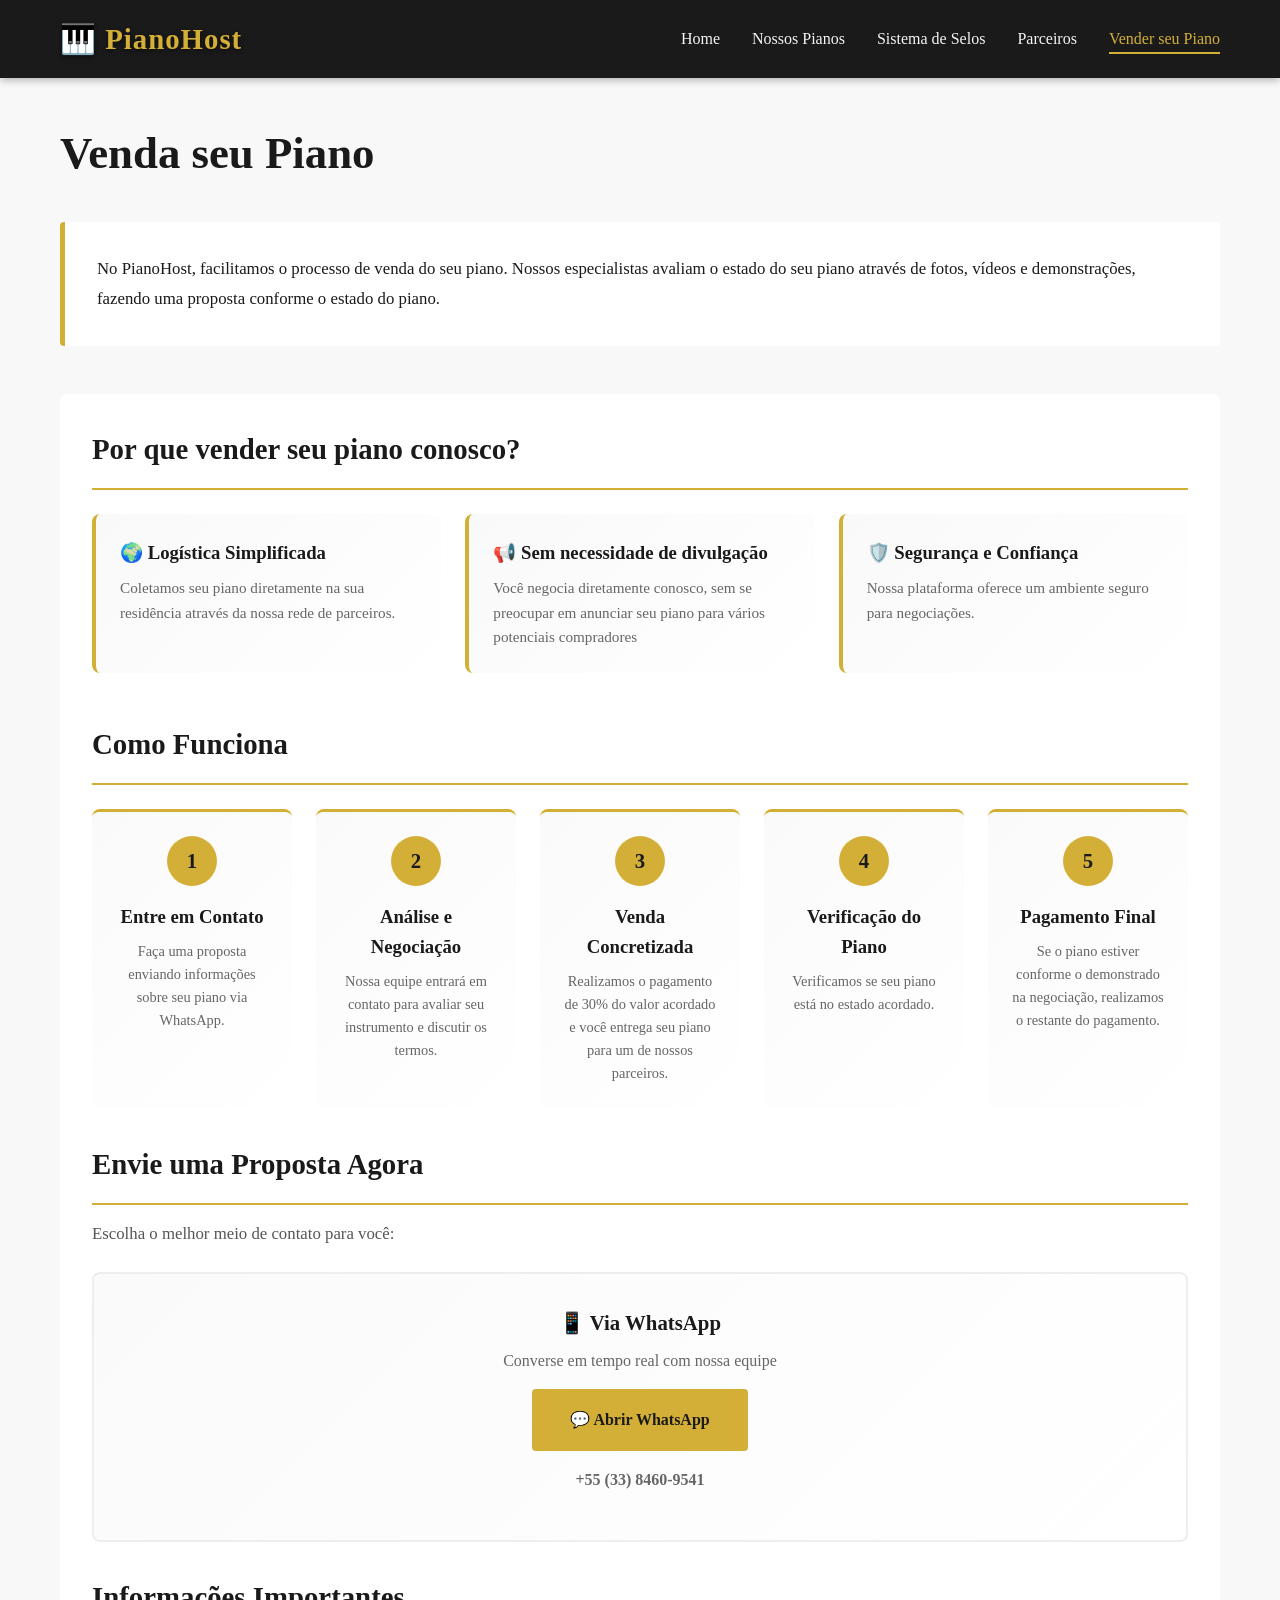
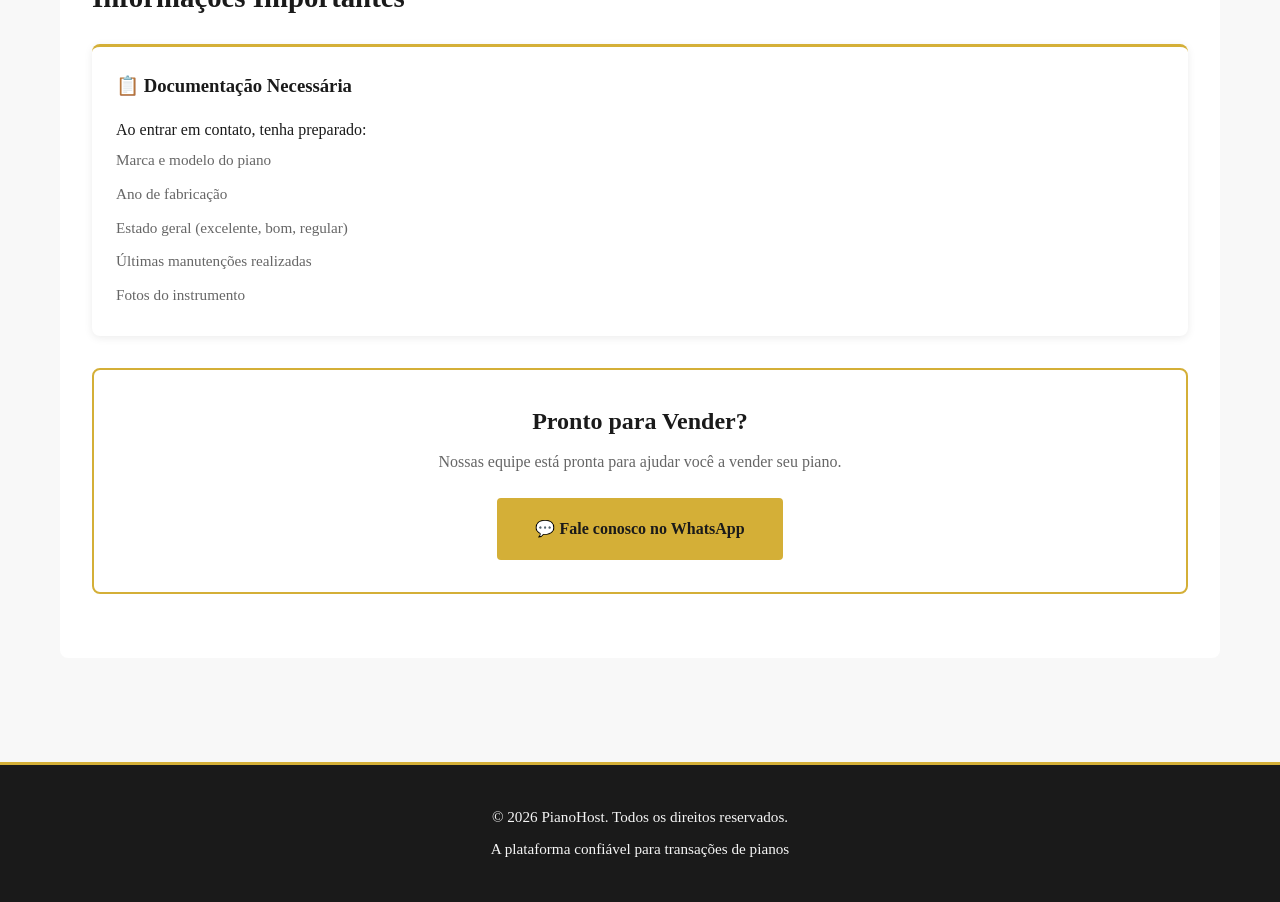
<file: vender.html>
<!DOCTYPE html>
<html lang="pt-BR">
<head>
    <meta charset="UTF-8">
    <meta name="viewport" content="width=device-width, initial-scale=1.0">
    <title>Vender seu Piano - PianoHost</title>
    <link rel="stylesheet" href="styles.css">
</head>
<body>
    <nav class="navbar">
        <div class="container">
            <div class="logo">
                <h1>🎹 PianoHost</h1>
            </div>
            <ul class="nav-links">
                <li><a href="index.html">Home</a></li>
                <li><a href="pianos.html">Nossos Pianos</a></li>
                <li><a href="selos.html">Sistema de Selos</a></li>
                <li><a href="parceiros.html">Parceiros</a></li>
                <li><a href="vender.html" class="active">Vender seu Piano</a></li>
            </ul>
        </div>
    </nav>

    <main class="container">
        <section class="vender-section">
            <h1>Venda seu Piano</h1>

            <div class="vender-intro">
                <p>
                    No PianoHost, facilitamos o processo de venda do seu piano. Nossos especialistas avaliam o
                    estado do seu piano através de fotos, vídeos e demonstrações, fazendo uma proposta conforme o estado do piano.
                </p>
            </div>

            <div class="vender-content">
                <div class="vender-benefits">
                    <h2>Por que vender seu piano conosco?</h2>
                    <div class="benefits-grid">
                        <div class="benefit-card">
                            <h3>🌍 Logística Simplificada</h3>
                            <p>Coletamos seu piano diretamente na sua residência através da nossa rede de parceiros.</p>
                        </div>
                        <div class="benefit-card">
                            <h3>📢 Sem necessidade de divulgação</h3>
                            <p>Você negocia diretamente conosco, sem se preocupar em anunciar seu piano para vários potenciais compradores</p>
                        </div>
                        <div class="benefit-card">
                            <h3>🛡️ Segurança e Confiança</h3>
                            <p>Nossa plataforma oferece um ambiente seguro para negociações.</p>
                        </div>
                    </div>
                </div>

                <div class="vender-process">
                    <h2>Como Funciona</h2>
                    <div class="process-steps">
                        <div class="step">
                            <div class="step-number">1</div>
                            <h3>Entre em Contato</h3>
                            <p>Faça uma proposta enviando informações sobre seu piano via WhatsApp.</p>
                        </div>
                        <div class="step">
                            <div class="step-number">2</div>
                            <h3>Análise e Negociação</h3>
                            <p>Nossa equipe entrará em contato para avaliar seu instrumento e discutir os termos.</p>
                        </div>
                        <div class="step">
                            <div class="step-number">3</div>
                            <h3>Venda Concretizada</h3>
                            <p>Realizamos o pagamento de 30% do valor acordado e você entrega seu piano para um de nossos parceiros.</p>
                        </div>
                        <div class="step">
                            <div class="step-number">4</div>
                            <h3>Verificação do Piano</h3>
                            <p>Verificamos se seu piano está no estado acordado.</p>
                        </div>
                        <div class="step">
                            <div class="step-number">5</div>
                            <h3>Pagamento Final</h3>
                            <p>Se o piano estiver conforme o demonstrado na negociação, realizamos o restante do pagamento.</p>
                        </div>
                    </div>
                </div>

                <div class="vender-form">
                    <h2>Envie uma Proposta Agora</h2>
                    <p>Escolha o melhor meio de contato para você:</p>
                    
                    <div class="contact-options">
                        <div class="contact-method">
                            <h3>📱 Via WhatsApp</h3>
                            <p>Converse em tempo real com nossa equipe</p>
                            <a href="https://wa.me/553384609541?text=Olá%2C%20gostaria%20de%20vender%20meu%20piano%20na%20Piano%20Host.%20Tenho%20algumas%20informações%20para%20compartilhar..." 
                               target="_blank" class="btn btn-primary btn-large">
                                💬 Abrir WhatsApp
                            </a>
                            <p class="contact-info">+55 (33) 8460-9541</p>
                        </div>
                    </div>
                </div>

                <div class="vender-info">
                    <h2>Informações Importantes</h2>
                    <div class="info-cards">
                        <div class="info-card">
                            <h3>📋 Documentação Necessária</h3>
                            <p>Ao entrar em contato, tenha preparado:</p>
                            <ul>
                                <li>Marca e modelo do piano</li>
                                <li>Ano de fabricação</li>
                                <li>Estado geral (excelente, bom, regular)</li>
                                <li>Últimas manutenções realizadas</li>
                                <li>Fotos do instrumento</li>
                            </ul>
                        </div>
                    </div>
                </div>

                <div class="vender-cta">
                    <h2>Pronto para Vender?</h2>
                    <p>Nossas equipe está pronta para ajudar você a vender seu piano.</p>
                    <div class="cta-buttons">
                        <a href="https://wa.me/553384609541" target="_blank" class="btn btn-primary btn-large">
                            💬 Fale conosco no WhatsApp
                        </a>

                    </div>
                </div>
            </div>
        </section>
    </main>

    <footer class="footer">
        <div class="container">
            <p>&copy; 2026 PianoHost. Todos os direitos reservados.</p>
            <p>A plataforma confiável para transações de pianos</p>
        </div>
    </footer>
</body>
</html>
</file>
<file: styles.css>
/* ====================================
   PIANOHOST - ESTILOS GERAIS
   ==================================== */

:root {
    --primary-color: #1a1a1a;
    --secondary-color: #2d2d2d;
    --accent-color: #d4af37;
    --accent-light: #e8c547;
    --text-dark: #1a1a1a;
    --text-light: #f5f5f5;
    --border-color: #3d3d3d;
    --success-color: #27ae60;
    --bronze-color: #cd7f32;
    --silver-color: #c0c0c0;
    --gold-color: #d4af37;
}

* {
    margin: 0;
    padding: 0;
    box-sizing: border-box;
}

html {
    scroll-behavior: smooth;
}

body {
    font-family: 'Georgia', 'Garamond', serif;
    background-color: #f8f8f8;
    color: var(--text-dark);
    line-height: 1.6;
}

.container {
    max-width: 1200px;
    margin: 0 auto;
    padding: 0 20px;
}

/* ====================================
   NAVEGAÇÃO
   ==================================== */

.navbar {
    background-color: var(--primary-color);
    box-shadow: 0 2px 8px rgba(0, 0, 0, 0.3);
    position: sticky;
    top: 0;
    z-index: 1000;
}

.navbar .container {
    display: flex;
    justify-content: space-between;
    align-items: center;
    padding: 1rem 20px;
}

.logo h1 {
    color: var(--accent-color);
    font-size: 1.8rem;
    font-weight: 700;
    letter-spacing: 1px;
    text-shadow: 0 2px 4px rgba(0, 0, 0, 0.5);
}

.nav-links {
    display: flex;
    list-style: none;
    gap: 2rem;
}

.nav-links a {
    color: var(--text-light);
    text-decoration: none;
    font-size: 1rem;
    font-weight: 500;
    transition: color 0.3s ease, border-bottom 0.3s ease;
    padding-bottom: 5px;
    border-bottom: 2px solid transparent;
}

.nav-links a:hover {
    color: var(--accent-color);
    border-bottom-color: var(--accent-color);
}

.nav-links a.active {
    color: var(--accent-color);
    border-bottom-color: var(--accent-color);
}

/* ====================================
   HERÓI/HEADER
   ==================================== */

.hero {
    background: linear-gradient(135deg, var(--primary-color) 0%, var(--secondary-color) 100%);
    color: var(--text-light);
    padding: 100px 20px;
    text-align: center;
    position: relative;
    overflow: hidden;
}

.hero::before {
    content: "";
    position: absolute;
    top: 0;
    left: 0;
    right: 0;
    bottom: 0;
    background: url("data:image/svg+xml,%3Csvg width='60' height='60' viewBox='0 0 60 60' xmlns='http://www.w3.org/2000/svg'%3E%3Cg fill='none' fill-rule='evenodd'%3E%3Cg fill='%23d4af37' fill-opacity='0.05'%3E%3Cpath d='M36 34v-4h-2v4h-4v2h4v4h2v-4h4v-2h-4zm0-30V0h-2v4h-4v2h4v4h2V6h4V4h-4zM6 34v-4H4v4H0v2h4v4h2v-4h4v-2H6zM6 4V0H4v4H0v2h4v4h2V6h4V4H6z'/%3E%3C/g%3E%3C/g%3E%3C/svg%3E");
    pointer-events: none;
}

.hero-content {
    position: relative;
    z-index: 1;
}

.hero h2 {
    font-size: 3.5rem;
    margin-bottom: 1rem;
    font-weight: 700;
    text-shadow: 0 4px 8px rgba(0, 0, 0, 0.5);
}

.hero p {
    font-size: 1.4rem;
    margin-bottom: 2rem;
    color: #d0d0d0;
    font-style: italic;
}

.hero-buttons {
    display: flex;
    gap: 1.5rem;
    justify-content: center;
    flex-wrap: wrap;
}

/* ====================================
   BOTÕES
   ==================================== */

.btn {
    display: inline-block;
    padding: 12px 28px;
    border-radius: 4px;
    text-decoration: none;
    font-weight: 600;
    font-size: 0.95rem;
    transition: all 0.3s ease;
    border: 2px solid transparent;
    cursor: pointer;
    text-align: center;
}

.btn-primary {
    background-color: var(--accent-color);
    color: var(--primary-color);
    border-color: var(--accent-color);
}

.btn-primary:hover {
    background-color: var(--accent-light);
    border-color: var(--accent-light);
    transform: translateY(-2px);
    box-shadow: 0 6px 12px rgba(212, 175, 55, 0.3);
}

.btn-secondary {
    background-color: transparent;
    color: var(--text-light);
    border-color: var(--accent-color);
}

.btn-secondary:hover {
    background-color: var(--accent-color);
    color: var(--primary-color);
    transform: translateY(-2px);
}

.btn-outline {
    background-color: transparent;
    color: var(--text-dark);
    border-color: var(--accent-color);
}

.btn-outline:hover {
    background-color: var(--accent-color);
    color: var(--primary-color);
    transform: translateY(-2px);
}

.btn-large {
    padding: 16px 36px;
    font-size: 1rem;
}

.btn-contact {
    width: 100%;
    margin-top: 0.5rem;
}

/* ====================================
   SEÇÕES
   ==================================== */

section {
    padding: 80px 20px;
}

.section-subtitle {
    font-size: 1.2rem;
    color: #666;
    margin-bottom: 3rem;
    font-style: italic;
}

/* ====================================
   FEATURES
   ==================================== */

.features {
    display: grid;
    grid-template-columns: repeat(auto-fit, minmax(280px, 1fr));
    gap: 2rem;
    padding: 60px 20px;
}

.feature-card {
    background: white;
    padding: 2rem;
    border-radius: 8px;
    box-shadow: 0 4px 12px rgba(0, 0, 0, 0.1);
    transition: transform 0.3s ease, box-shadow 0.3s ease;
    text-align: center;
    border-top: 4px solid var(--accent-color);
}

.feature-card:hover {
    transform: translateY(-8px);
    box-shadow: 0 8px 20px rgba(0, 0, 0, 0.15);
}

.feature-card h3 {
    font-size: 1.4rem;
    margin-bottom: 1rem;
    color: var(--text-dark);
}

.feature-card p {
    color: #666;
    font-size: 0.95rem;
}

/* ====================================
   ABOUT
   ==================================== */

.about {
    background: white;
    border-radius: 8px;
    padding: 3rem;
    margin: 2rem 0;
    box-shadow: 0 4px 12px rgba(0, 0, 0, 0.1);
}

.about h2 {
    font-size: 2rem;
    margin-bottom: 1.5rem;
    color: var(--primary-color);
    border-bottom: 3px solid var(--accent-color);
    padding-bottom: 1rem;
}

.about p {
    font-size: 1rem;
    margin-bottom: 1rem;
    color: #555;
    line-height: 1.8;
}

/* ====================================
   PIANOS - LISTAGEM
   ==================================== */

.pianos-section h1 {
    text-align: center;
    font-size: 2.5rem;
    margin-bottom: 1rem;
    color: var(--primary-color);
}

.pianos-grid {
    display: grid;
    grid-template-columns: repeat(auto-fill, minmax(350px, 1fr));
    gap: 2.5rem;
    margin: 3rem 0;
}

.piano-card {
    background: white;
    border-radius: 8px;
    overflow: hidden;
    box-shadow: 0 6px 16px rgba(0, 0, 0, 0.12);
    transition: transform 0.3s ease, box-shadow 0.3s ease;
}

.piano-card:hover {
    transform: translateY(-10px);
    box-shadow: 0 12px 28px rgba(0, 0, 0, 0.18);
}

.piano-image {
    width: 100%;
    height: 250px;
    overflow: hidden;
    background: linear-gradient(135deg, var(--primary-color), var(--secondary-color));
}

.piano-image img {
    width: 100%;
    height: 100%;
    object-fit: cover;
    transition: transform 0.3s ease;
}

.piano-card:hover .piano-image img {
    transform: scale(1.05);
}

.piano-info {
    padding: 1.5rem;
}

.piano-info h3 {
    font-size: 1.4rem;
    margin-bottom: 0.5rem;
    color: var(--primary-color);
}

.piano-brand {
    color: var(--accent-color);
    font-weight: 600;
    font-size: 0.9rem;
    margin-bottom: 0.3rem;
}

.piano-year {
    color: #888;
    font-size: 0.85rem;
    margin-bottom: 0.8rem;
}

.piano-description {
    color: #555;
    font-size: 0.95rem;
    margin-bottom: 1rem;
    line-height: 1.5;
}

.piano-selos {
    display: flex;
    flex-wrap: wrap;
    gap: 0.5rem;
    margin-bottom: 1rem;
    min-height: 2rem;
    align-items: center;
}

.selo {
    display: inline-block;
    padding: 6px 12px;
    border-radius: 20px;
    font-size: 0.8rem;
    font-weight: 600;
    text-align: center;
}

.selo-bronze {
    background-color: #cdaf8f;
    color: #5d4e37;
}

.selo-prata {
    background-color: #e8e8e8;
    color: #555;
}

.selo-ouro {
    background-color: #ffd700;
    color: #8b6f00;
}

.no-seals {
    color: #999;
    font-style: italic;
    font-size: 0.9rem;
}

.piano-price {
    margin: 1rem 0;
    padding: 1rem 0;
    border-top: 1px solid #eee;
    border-bottom: 1px solid #eee;
}

.price {
    font-size: 1.5rem;
    font-weight: 700;
    color: var(--accent-color);
}

/* ====================================
   SELOS - DETALHES
   ==================================== */

.selos-section h1,
.vender-section h1,
.pianos-section h1 {
    font-size: 2.8rem;
    color: var(--primary-color);
    margin-bottom: 0.5rem;
}

.selos-intro,
.vender-intro {
    background: white;
    padding: 2rem;
    border-left: 5px solid var(--accent-color);
    margin: 2rem 0 3rem;
    border-radius: 4px;
    line-height: 1.8;
    font-size: 1.05rem;
}

.selo-detail {
    background: white;
    margin-bottom: 2.5rem;
    border-radius: 8px;
    overflow: hidden;
    box-shadow: 0 4px 12px rgba(0, 0, 0, 0.1);
}

.selo-header {
    padding: 2rem;
    color: white;
}

.selo-header h2 {
    font-size: 2rem;
    margin-bottom: 0.5rem;
}

.selo-description {
    font-size: 1rem;
    font-style: italic;
    opacity: 0.9;
}

.selo-header.bronze {
    background: linear-gradient(135deg, #8b6f47 0%, #cd7f32 100%);
}

.selo-header.red {
    background: linear-gradient(135deg, #882b2b 0%, #b91c1c 100%);
}

.selo-header.silver {
    background: linear-gradient(135deg, #888 0%, #c0c0c0 100%);
}

.selo-header.gold {
    background: linear-gradient(135deg, #b8860b 0%, #ffd700 100%);
}

.selo-content {
    padding: 2rem;
}

.selo-content h3 {
    font-size: 1.3rem;
    margin: 1.5rem 0 1rem;
    color: var(--primary-color);
}

.selo-checklist {
    display: flex;
    flex-direction: column;
    gap: 1.2rem;
}

.checklist-item {
    display: flex;
    gap: 1rem;
    padding: 1rem;
    background: #f9f9f9;
    border-radius: 4px;
    border-left: 3px solid var(--accent-color);
}

.checklist-item.additional {
    border-left-color: #27ae60;
    background: #f0fdf4;
}

.check {
    color: var(--accent-color);
    font-weight: 700;
    font-size: 1.2rem;
    min-width: 30px;
}

.checklist-item.additional .plus {
    color: #27ae60;
    font-weight: 700;
    font-size: 1.2rem;
    min-width: 30px;
}

.checklist-item strong {
    color: var(--primary-color);
}

.checklist-item p {
    margin: 0.5rem 0 0;
    color: #666;
    font-size: 0.95rem;
}

/* ====================================
   COMPARAÇÃO DE SELOS
   ==================================== */

.selos-comparison {
    background: white;
    padding: 2rem;
    border-radius: 8px;
    margin: 3rem 0;
    box-shadow: 0 4px 12px rgba(0, 0, 0, 0.1);
}

.selos-comparison h2 {
    font-size: 1.8rem;
    margin-bottom: 1.5rem;
    color: var(--primary-color);
}

.comparison-table {
    width: 100%;
    border-collapse: collapse;
    border: 1px solid #ddd;
}

.comparison-table thead {
    background-color: var(--primary-color);
    color: white;
}

.comparison-table th {
    padding: 1rem;
    text-align: left;
    font-weight: 600;
}

.comparison-table td {
    padding: 1rem;
    border-bottom: 1px solid #eee;
    color: #555;
}

.comparison-table tbody tr:hover {
    background-color: #f9f9f9;
}

.comparison-table .yes {
    color: #27ae60;
    font-weight: 700;
}

.comparison-table .no {
    color: #999;
}

/* ====================================
   FAQ
   ==================================== */

.selos-faq {
    background: white;
    padding: 2rem;
    border-radius: 8px;
    margin: 3rem 0;
    box-shadow: 0 4px 12px rgba(0, 0, 0, 0.1);
}

.selos-faq h2 {
    font-size: 1.8rem;
    margin-bottom: 1.5rem;
    color: var(--primary-color);
}

.faq-item {
    margin-bottom: 1.5rem;
    padding-bottom: 1.5rem;
    border-bottom: 1px solid #eee;
}

.faq-item:last-child {
    border-bottom: none;
}

.faq-item h3 {
    color: var(--primary-color);
    margin-bottom: 0.5rem;
    font-size: 1.1rem;
}

.faq-item p {
    color: #666;
    line-height: 1.6;
}

/* ====================================
   VENDER PIANOS
   ==================================== */

.vender-section {
    padding: 40px 0;
}

.vender-content {
    background: white;
    border-radius: 8px;
    padding: 2rem;
    margin-top: 2rem;
}

.vender-benefits {
    margin-bottom: 3rem;
}

.vender-benefits h2 {
    font-size: 1.8rem;
    margin-bottom: 1.5rem;
    color: var(--primary-color);
    border-bottom: 2px solid var(--accent-color);
    padding-bottom: 1rem;
}

.benefits-grid {
    display: grid;
    grid-template-columns: repeat(auto-fit, minmax(250px, 1fr));
    gap: 1.5rem;
}

.benefit-card {
    background: linear-gradient(135deg, #f9f9f9, white);
    padding: 1.5rem;
    border-radius: 8px;
    border-left: 4px solid var(--accent-color);
}

.benefit-card h3 {
    color: var(--primary-color);
    margin-bottom: 0.5rem;
}

.benefit-card p {
    color: #666;
    font-size: 0.95rem;
}

/* ====================================
   PROCESS STEPS
   ==================================== */

.vender-process {
    margin: 2rem 0;
}

.vender-process h2 {
    font-size: 1.8rem;
    margin-bottom: 1.5rem;
    color: var(--primary-color);
    border-bottom: 2px solid var(--accent-color);
    padding-bottom: 1rem;
}

.process-steps {
    display: grid;
    grid-template-columns: repeat(auto-fit, minmax(200px, 1fr));
    gap: 1.5rem;
}

.step {
    background: linear-gradient(135deg, #fafafa, white);
    padding: 1.5rem;
    border-radius: 8px;
    text-align: center;
    border-top: 3px solid var(--accent-color);
}

.step-number {
    display: inline-block;
    width: 50px;
    height: 50px;
    background-color: var(--accent-color);
    color: var(--primary-color);
    border-radius: 50%;
    line-height: 50px;
    font-weight: 700;
    font-size: 1.3rem;
    margin-bottom: 1rem;
}

.step h3 {
    color: var(--primary-color);
    margin-bottom: 0.5rem;
}

.step p {
    color: #666;
    font-size: 0.9rem;
}

/* ====================================
   CONTACT METHODS
   ==================================== */

.vender-form {
    margin: 2rem 0;
}

.vender-form h2 {
    font-size: 1.8rem;
    margin-bottom: 1rem;
    color: var(--primary-color);
    border-bottom: 2px solid var(--accent-color);
    padding-bottom: 1rem;
}

.vender-form > p {
    margin-bottom: 1.5rem;
    font-size: 1.05rem;
    color: #555;
}

.contact-options {
    display: grid;
    grid-template-columns: repeat(auto-fit, minmax(300px, 1fr));
    gap: 2rem;
    margin: 1.5rem 0;
}

.contact-method {
    background: linear-gradient(135deg, #fafafa, white);
    padding: 2rem;
    border-radius: 8px;
    border: 2px solid #eee;
    text-align: center;
    transition: transform 0.3s ease, border-color 0.3s ease;
}

.contact-method:hover {
    border-color: var(--accent-color);
    transform: translateY(-5px);
}

.contact-method h3 {
    font-size: 1.3rem;
    margin-bottom: 0.5rem;
    color: var(--primary-color);
}

.contact-method > p {
    color: #666;
    margin-bottom: 1rem;
}

.contact-info {
    color: var(--accent-color);
    font-weight: 600;
    margin-top: 1rem;
}

/* ====================================
   INFO CARDS
   ==================================== */

.vender-info {
    margin: 2rem 0;
}

.vender-info h2 {
    font-size: 1.8rem;
    margin-bottom: 1.5rem;
    color: var(--primary-color);
}

.info-cards {
    display: grid;
    grid-template-columns: repeat(auto-fit, minmax(280px, 1fr));
    gap: 1.5rem;
}

.info-card {
    background: white;
    padding: 1.5rem;
    border-radius: 8px;
    border-top: 3px solid var(--accent-color);
    box-shadow: 0 2px 8px rgba(0, 0, 0, 0.08);
}

.info-card h3 {
    color: var(--primary-color);
    margin-bottom: 1rem;
}

.info-card ul {
    list-style: none;
    padding: 0;
}

.info-card li {
    color: #666;
    padding: 0.3rem 0;
    font-size: 0.95rem;
}

.info-card .link {
    color: var(--accent-color);
    text-decoration: none;
    font-weight: 600;
    display: inline-block;
    margin-top: 1rem;
}

.info-card .link:hover {
    text-decoration: underline;
}

.info-card em {
    color: #888;
    font-size: 0.9rem;
}

/* ====================================
   CTA SECTION
   ==================================== */

.cta-section {
    background: linear-gradient(135deg, var(--primary-color), var(--secondary-color));
    color: white;
    text-align: center;
    padding: 4rem 2rem;
    border-radius: 8px;
    margin: 3rem 0;
}

.cta-section h2 {
    font-size: 2rem;
    margin-bottom: 1rem;
}

.cta-section p {
    font-size: 1.1rem;
    margin-bottom: 1.5rem;
    color: #d0d0d0;
}

.vender-cta {
    background: white;
    padding: 2rem;
    border-radius: 8px;
    text-align: center;
    margin: 2rem 0;
    border: 2px solid var(--accent-color);
}

.vender-cta h2 {
    color: var(--primary-color);
    margin-bottom: 0.5rem;
}

.vender-cta p {
    color: #666;
    margin-bottom: 1.5rem;
}

.cta-buttons {
    display: flex;
    gap: 1rem;
    justify-content: center;
    flex-wrap: wrap;
}

/* ====================================
   RODAPÉ
   ==================================== */

.footer {
    background-color: var(--primary-color);
    color: var(--text-light);
    text-align: center;
    padding: 2rem;
    margin-top: 4rem;
    border-top: 3px solid var(--accent-color);
}

.footer p {
    margin: 0.5rem 0;
    font-size: 0.95rem;
}

/* ====================================
   RESPONSIVIDADE
   ==================================== */

@media (max-width: 768px) {
    .nav-links {
        gap: 1rem;
        font-size: 0.9rem;
    }

    .hero h2 {
        font-size: 2rem;
    }

    .hero p {
        font-size: 1.1rem;
    }

    .hero-buttons {
        flex-direction: column;
        align-items: center;
    }

    .btn {
        width: 100%;
        max-width: 300px;
    }

    .pianos-grid {
        grid-template-columns: 1fr;
    }

    .process-steps {
        grid-template-columns: 1fr;
    }

    .contact-options {
        grid-template-columns: 1fr;
    }

    .comparison-table {
        font-size: 0.9rem;
    }

    .comparison-table th,
    .comparison-table td {
        padding: 0.7rem;
    }

    section {
        padding: 40px 20px;
    }
}

/* ====================================
   LINKS NOS CARDS
   ==================================== */

.piano-card-link {
    text-decoration: none;
    display: block;
}

.piano-title-link {
    text-decoration: none;
    color: var(--primary-color);
    transition: color 0.3s ease;
}

.piano-title-link:hover {
    color: var(--accent-color);
}

/* ====================================
   PÁGINAS DE DETALHE DO PIANO
   ==================================== */

.piano-detail {
    padding: 2rem 0;
}

.breadcrumb {
    margin-bottom: 2rem;
    font-size: 0.95rem;
    color: #666;
}

.breadcrumb a {
    color: var(--accent-color);
    text-decoration: none;
}

.breadcrumb a:hover {
    text-decoration: underline;
}

.piano-detail-header {
    display: grid;
    grid-template-columns: 1fr 1fr;
    gap: 3rem;
    margin-bottom: 3rem;
    background: white;
    padding: 2rem;
    border-radius: 8px;
    box-shadow: 0 4px 12px rgba(0, 0, 0, 0.1);
}

.piano-detail-image-main {
    border-radius: 8px;
    overflow: hidden;
    box-shadow: 0 6px 16px rgba(0, 0, 0, 0.15);
}

.piano-detail-image-main img {
    width: 100%;
    height: 100%;
    object-fit: cover;
}

.piano-detail-info h1 {
    font-size: 2.2rem;
    margin-bottom: 0.5rem;
    color: var(--primary-color);
}

.piano-brand-detail {
    color: var(--accent-color);
    font-weight: 600;
    font-size: 1rem;
    margin-bottom: 1.5rem;
}

.piano-specs {
    display: grid;
    grid-template-columns: 1fr;
    gap: 1rem;
    margin-bottom: 1.5rem;
    padding: 1.5rem;
    background: #f9f9f9;
    border-radius: 4px;
}

.spec {
    display: flex;
    justify-content: space-between;
    gap: 1rem;
}

.spec-label {
    font-weight: 600;
    color: var(--primary-color);
}

.spec-value {
    color: #666;
}

.piano-selos-detail {
    margin-bottom: 1.5rem;
    padding-bottom: 1.5rem;
    border-bottom: 2px solid #eee;
}

.piano-selos-detail h3 {
    font-size: 0.95rem;
    margin-bottom: 0.8rem;
    color: var(--primary-color);
    font-weight: 600;
}

.selos-container {
    display: flex;
    flex-wrap: wrap;
    gap: 0.8rem;
}

.piano-price-detail {
    display: flex;
    justify-content: space-between;
    align-items: center;
    margin-bottom: 1.5rem;
    padding: 1rem;
    background: linear-gradient(135deg, #fafafa, white);
    border-left: 4px solid var(--accent-color);
    border-radius: 4px;
}

.price-label {
    font-weight: 600;
    color: var(--primary-color);
}

.price-value {
    font-size: 1.6rem;
    font-weight: 700;
    color: var(--accent-color);
}

.contact-buttons-detail {
    display: flex;
    flex-direction: column;
    gap: 0.8rem;
}

/* Piano Sections */

.piano-section {
    background: white;
    padding: 2rem;
    margin-bottom: 2rem;
    border-radius: 8px;
    box-shadow: 0 4px 12px rgba(0, 0, 0, 0.1);
}

.piano-section h2 {
    font-size: 1.6rem;
    margin-bottom: 1.5rem;
    color: var(--primary-color);
    border-bottom: 2px solid var(--accent-color);
    padding-bottom: 0.8rem;
}

.piano-section p {
    color: #555;
    line-height: 1.8;
    margin-bottom: 1rem;
    text-align: justify;
}

/* Gallery */

.piano-gallery {
    display: grid;
    grid-template-columns: repeat(auto-fit, minmax(200px, 1fr));
    gap: 1.5rem;
}

.gallery-item {
    border-radius: 8px;
    overflow: hidden;
    box-shadow: 0 4px 8px rgba(0, 0, 0, 0.1);
    transition: transform 0.3s ease, box-shadow 0.3s ease;
}

.gallery-item:hover {
    transform: translateY(-5px);
    box-shadow: 0 8px 16px rgba(0, 0, 0, 0.15);
}

.gallery-item img {
    width: 100%;
    height: 200px;
    object-fit: cover;
    display: block;
}

.gallery-item p {
    padding: 0.8rem;
    text-align: center;
    background: #f9f9f9;
    margin: 0;
    font-size: 0.9rem;
    color: #666;
}

/* Videos */

.piano-videos {
    display: grid;
    grid-template-columns: repeat(auto-fit, minmax(200px, 1fr));
    gap: 1.5rem;
}

.video-item {
    border-radius: 8px;
    overflow: hidden;
    box-shadow: 0 4px 8px rgba(0, 0, 0, 0.1);
    display: flex;
    flex-direction: column;
    justify-content: center;
}

.video-placeholder {
    background: linear-gradient(135deg, var(--primary-color), var(--secondary-color));
    color: white;
    padding: 3rem 1rem;
    text-align: center;
    min-height: 180px;
    display: flex;
    flex-direction: column;
    justify-content: center;
    align-items: center;
    gap: 0.5rem;
}

.video-placeholder p {
    margin: 0;
}

.video-placeholder p:first-child {
    font-size: 1.2rem;
    font-weight: 600;
}

.video-desc {
    font-size: 0.85rem;
    opacity: 0.8;
}

.video-title {
    padding: 0.8rem;
    background: #f9f9f9;
    text-align: center;
    font-size: 0.9rem;
    color: #666;
    margin: 0;
}

/* Specs Table */

.specs-table {
    display: flex;
    flex-direction: column;
    gap: 0.8rem;
}

.spec-row {
    display: grid;
    grid-template-columns: 1fr 1fr;
    gap: 1rem;
    padding: 1rem;
    background: #f9f9f9;
    border-radius: 4px;
    border-left: 3px solid var(--accent-color);
}

.spec-row .spec-label {
    font-weight: 600;
    color: var(--primary-color);
}

.spec-row .spec-value {
    color: #666;
}

/* Conservation Grid */

.conservation-grid {
    display: grid;
    grid-template-columns: repeat(auto-fit, minmax(250px, 1fr));
    gap: 1.5rem;
}

.conservation-item {
    background: linear-gradient(135deg, #fafafa, white);
    padding: 1.5rem;
    border-radius: 8px;
    border-top: 3px solid var(--accent-color);
}

.conservation-item h3 {
    color: var(--primary-color);
    margin-bottom: 0.5rem;
}

.conservation-item p {
    color: #666;
    font-size: 0.95rem;
}

/* Piano CTA */

.piano-cta {
    background: linear-gradient(135deg, var(--primary-color), var(--secondary-color));
    color: white;
    text-align: center;
    padding: 2.5rem;
    border-radius: 8px;
    margin-bottom: 2rem;
}

.piano-cta h2 {
    color: white;
    border-bottom-color: var(--accent-color);
    margin-bottom: 0.5rem;
}

.piano-cta p {
    color: #d0d0d0;
    margin-bottom: 1.5rem;
}

.piano-cta .contact-buttons-detail {
    display: flex;
    flex-direction: row;
    gap: 1rem;
    justify-content: center;
    flex-wrap: wrap;
}

/* ====================================
   RESPONSIVIDADE PARA DETALHES
   ==================================== */

@media (max-width: 768px) {
    .piano-detail-header {
        grid-template-columns: 1fr;
        gap: 1.5rem;
    }

    .spec-row {
        grid-template-columns: 1fr;
    }

    .piano-gallery {
        grid-template-columns: repeat(auto-fit, minmax(150px, 1fr));
    }

    .piano-videos {
        grid-template-columns: repeat(auto-fit, minmax(150px, 1fr));
    }

    .conservation-grid {
        grid-template-columns: 1fr;
    }

    .piano-cta .contact-buttons-detail {
        flex-direction: column;
        align-items: stretch;
    }

    .piano-cta .btn {
        width: 100%;
    }
}

@media (max-width: 480px) {
    .logo h1 {
        font-size: 1.3rem;
    }

    .nav-links {
        flex-direction: column;
        gap: 0.5rem;
    }

    .hero h2 {
        font-size: 1.5rem;
    }

    .hero p {
        font-size: 1rem;
    }

    .features {
        grid-template-columns: 1fr;
    }

    .btn-large {
        padding: 12px 24px;
        font-size: 0.9rem;
    }

    .piano-detail-info h1 {
        font-size: 1.5rem;
    }

    .spec {
        flex-direction: column;
    }

    .breadcrumb {
        font-size: 0.85rem;
    }

    .piano-gallery {
        grid-template-columns: repeat(auto-fit, minmax(100px, 1fr));
    }

    .gallery-item img {
        height: 100px;
    }
}
</file>
